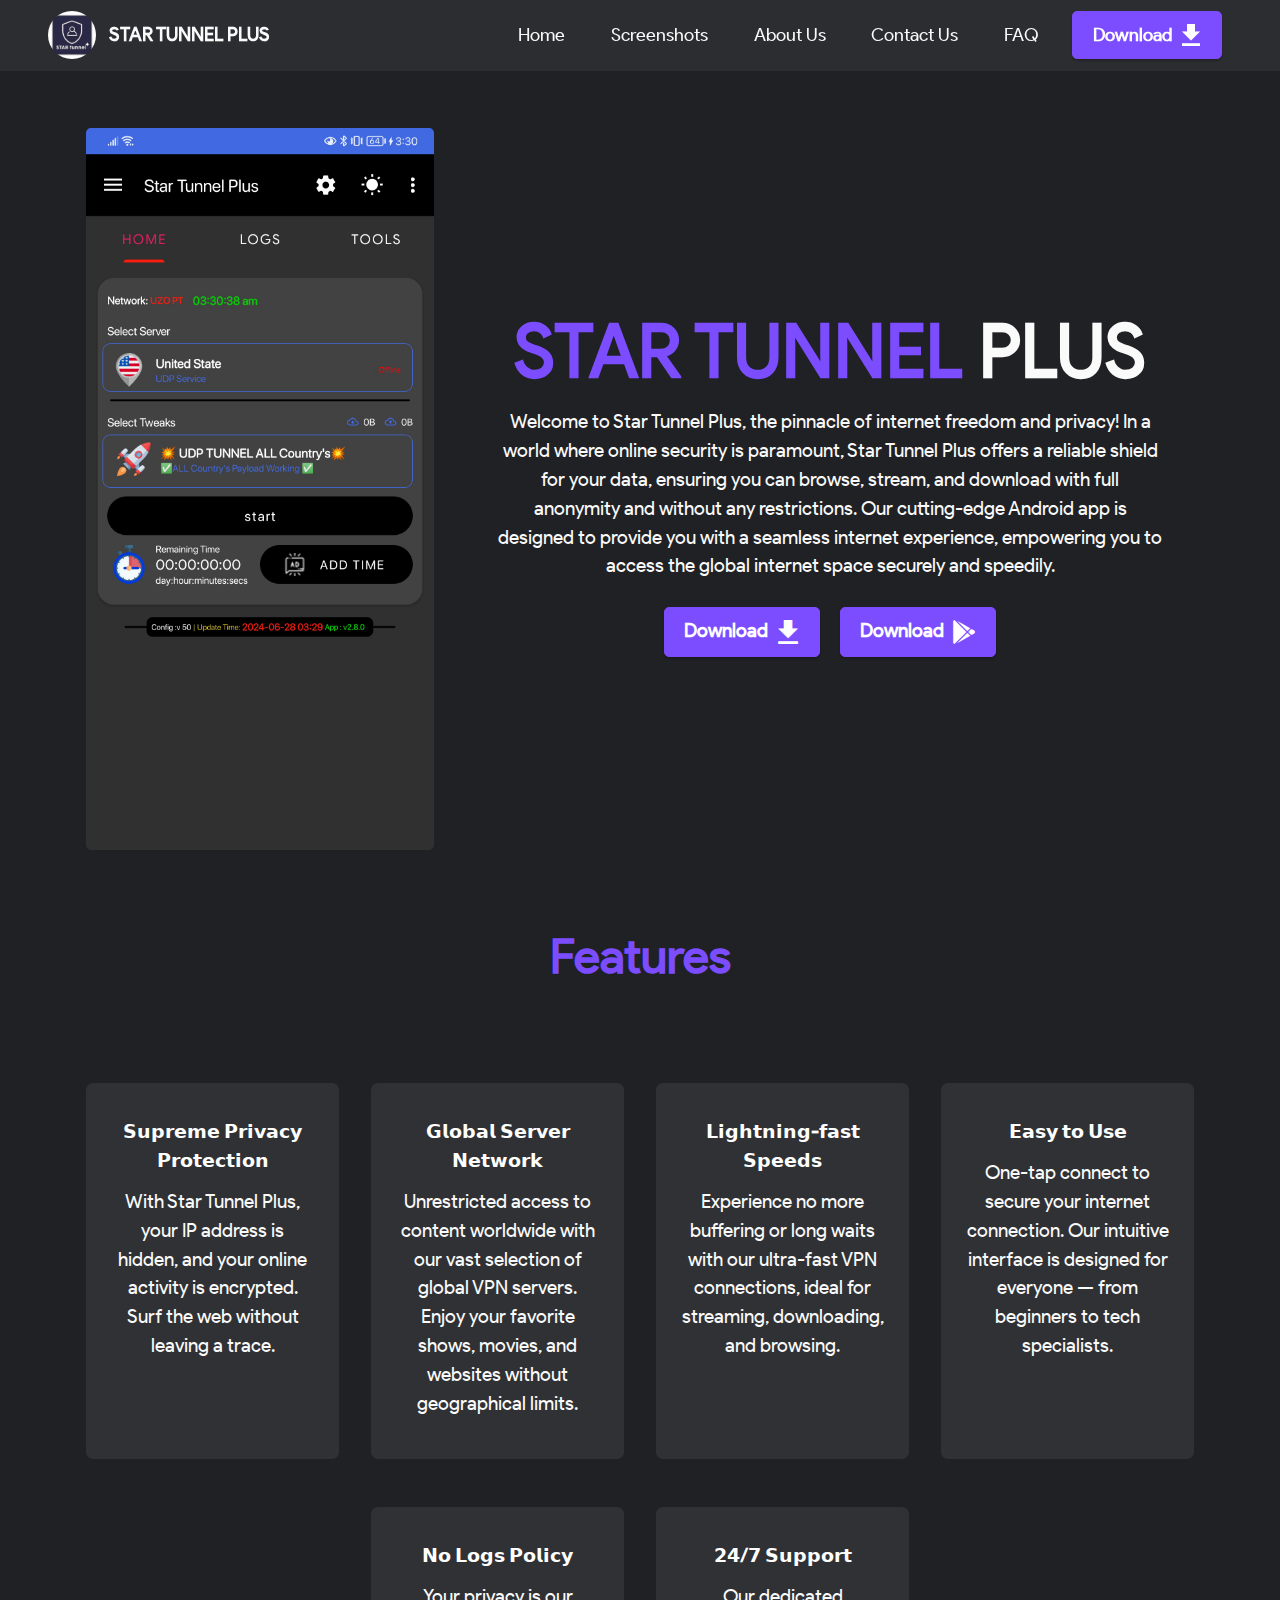
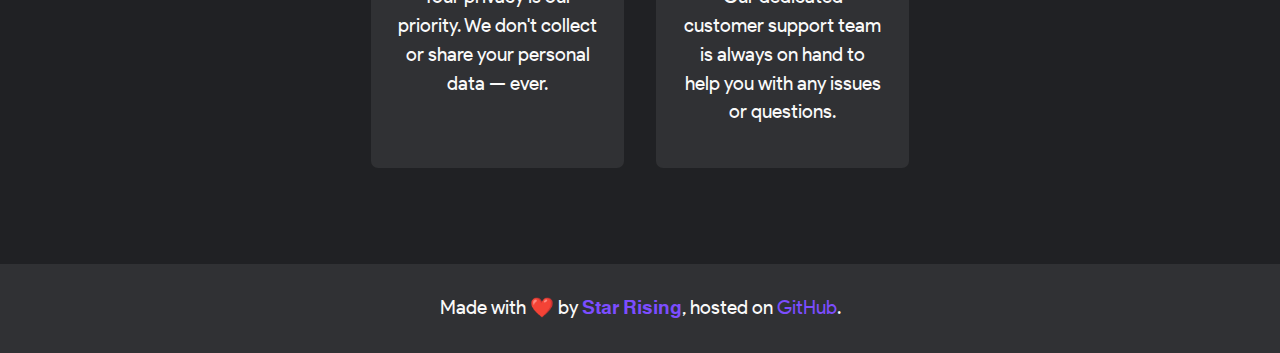
<file: index.html>
<!DOCTYPE html>
<HTML lang="en">
<html>

<head>
  <meta charset="UTF-8">
  <meta http-equiv="X-UA-Compatible" content="IE=edge">
  <meta name="theme-color" content="#2C2E31cc">
  <meta name="msapplication-navbutton-color" content="#2C2E31cc">
  <meta name="apple-mobile-web-app-status-bar-style" content="#2C2E31cc">
  <meta name="viewport" content="width=device-width, initial-scale=1, minimum-scale=1">
  <link rel="icon" type="image/png" sizes="32x32" href="assets/images/stpicon.png">
  <link rel="icon" type="image/png" sizes="16x16" href="assets/images/stpicons.png">
  <meta name="description" content="STAR TUNNEL PLUS - TOP VPN in the WORLD 💚">
  <meta name="color-scheme" content="dark">
  <meta property="og:image" content="./assets/images/ps_banner.webp">
  <title>Home - STAR TUNNEL PLUS</title>
  <link rel="stylesheet" href="styles/bootstrap.min.css">
  <link rel="stylesheet" href="assets/icons/styles.css">
  <link rel="stylesheet" href="styles/style.css">

</head>

<body>

  <section class="menu navmenu">

    <nav class="navbar navbar-dropdown navbar-fixed-top navbar-expand-lg">
      <div class="container-fluid">
        <div class="navbar-brand">
          <span class="navbar-logo">
            <a href="index.html">
              <img src="assets/images/app_logo.png" alt="Logo" style="height: 3rem;background-color: white;">
            </a>
          </span>
          <span class="navbar-text"><a class="navbar-text text-white display-7" href="index.html">STAR TUNNEL PLUS️</a></span>
        </div>
        <button class="navbar-toggler" type="button" data-toggle="collapse" data-target="#navbarSupportedContent"
          aria-controls="navbarNavAltMarkup" aria-expanded="false" aria-label="Toggle navigation">
          <div class="hamburger">
            <span></span>
            <span></span>
            <span></span>
            <span></span>
          </div>
        </button>
        <div class="collapse navbar-collapse" id="navbarSupportedContent">
          <ul class="navbar-nav nav-dropdown" data-app-modern-menu="true">
            <li class="nav-item"><a class="nav-link link text-white text-primary display-4" href="index.html">Home</a>
            </li>
            <li class="nav-item"><a class="nav-link link text-white text-primary display-4"
                href="screenshots.html">Screenshots</a></li>
            <li class="nav-item"><a class="nav-link link text-white text-primary display-4" href="about.html">About
                Us</a></li>
            <li class="nav-item"><a class="nav-link link text-white text-primary display-4" href="contact.html"
                aria-expanded="true">Contact Us</a>
            </li>
            <li class="nav-item"><a class="nav-link link text-white text-primary display-4" href="faq.html"
                aria-expanded="true">FAQ</a></li>
          </ul>

          <div class="navbar-buttons section-btn"><a class="btn btn-primary display-4"
              href="https://play.google.com/store/apps/details?id=com.kjaydev.firevpn1"><span
                class="icon-download icon-font"></span>Download</a></div>
        </div>
      </div>
    </nav>
  </section>
  <div class="animate">
    <section class="homepage-main">

      <div class="container">
        <div class="row justify-content-center">
          <div class="col-12 col-md-4 image-wrapper">
            <img class="w-100" src="assets/images/features1.png" alt="banner">
          </div>
          <div class="col-12 col-md">
            <div class="text-wrapper text-center">
              <h1 class="text-white mb-3 display-1">
                <strong><span style="color:#7c4dff;font-weight:bold">STAR TUNNEL</span> PLUS</strong><strong><br></strong>
              </h1>
              <p class="display-7 text-white">
                Welcome to Star Tunnel Plus, the pinnacle of internet freedom and privacy!
                In a world where online security is paramount, Star Tunnel Plus offers a reliable shield for
                your data, ensuring you can browse, stream, and download with full anonymity and without any
                restrictions. Our cutting-edge Android app is designed to provide you with a seamless internet
                experience,
                empowering you to access the global internet space securely and speedily.
              </p>
              <div class="section-btn mt-3">
                <a class="btn btn-primary display-7" href="./STAR TUNNEL PLUS 0.0.3(3).apk">
                  <span class="icon-font icon-download"></span>Download</a>
                <a class="btn btn-primary display-7"
                  href="https://play.google.com/store/apps/details?id=com.kjaydev.firevpn1">
                  <span class="icon-font icon-google-play"></span>Download</a>
              </div>
            </div>
          </div>
        </div>
      </div>
    </section>

    <section class="homepage-features">

      <div class="container">
        <div class="row">
          <div class="col-12 col-lg-9">
            <h3 class="section-title align-center mb-0 display-2">
              <strong>Features</strong><br><strong><br></strong>
            </h3>

          </div>
        </div>
        <div class="row">
          <div class="card col-12 col-md-6 col-lg-3">
            <div class="card-wrapper">
              <div class="card-box align-center">
                <h5 class="card-title display-7"><strong>𝗦𝘂𝗽𝗿𝗲𝗺𝗲 𝗣𝗿𝗶𝘃𝗮𝗰𝘆 𝗣𝗿𝗼𝘁𝗲𝗰𝘁𝗶𝗼𝗻</strong>
                </h5>
                <p class="text-white display-7">
                  With Star Tunnel Plus, your IP address is hidden, and your online
                  activity is encrypted. Surf the web without leaving a trace.
                </p>
              </div>
            </div>
          </div>
          <div class="card col-12 col-md-6 col-lg-3">
            <div class="card-wrapper">
              <div class="card-box align-center">
                <h5 class="card-title display-7"><strong>𝗚𝗹𝗼𝗯𝗮𝗹 𝗦𝗲𝗿𝘃𝗲𝗿 𝗡𝗲𝘁𝘄𝗼𝗿𝗸</strong></h5>
                <p class="text-white display-7">
                  Unrestricted access to content worldwide with our vast selection of global VPN servers.
                  Enjoy your favorite shows, movies, and websites without geographical limits.
                </p>
              </div>
            </div>
          </div>
          <div class="card col-12 col-md-6 col-lg-3">
            <div class="card-wrapper">
              <div class="card-box align-center">
                <h5 class="card-title display-7"><strong>𝗟𝗶𝗴𝗵𝘁𝗻𝗶𝗻𝗴-𝗳𝗮𝘀𝘁 𝗦𝗽𝗲𝗲𝗱𝘀</strong></h5>
                <p class="text-white display-7">
                  Experience no more buffering or long waits with our ultra-fast VPN connections,
                  ideal for streaming, downloading, and browsing.
                </p>
              </div>
            </div>
          </div>
          <div class="card col-12 col-md-6 col-lg-3">
            <div class="card-wrapper">
              <div class="card-box align-center">
                <h5 class="card-title display-7"><strong>𝗘𝗮𝘀𝘆 𝘁𝗼 𝗨𝘀𝗲</strong></h5>
                <p class="text-white display-7">
                  One-tap connect to secure your internet connection.
                  Our intuitive interface is designed for everyone — from beginners to tech specialists.
                </p>
              </div>
            </div>
          </div>
          <div class="card col-12 col-md-6 col-lg-3">
            <div class="card-wrapper">
              <div class="card-box align-center">
                <h5 class="card-title display-7"><strong>𝗡𝗼 𝗟𝗼𝗴𝘀 𝗣𝗼𝗹𝗶𝗰𝘆</strong></h5>
                <p class="text-white display-7">
                  Your privacy is our priority. We don't collect or share your personal data — ever.
                </p>
              </div>
            </div>
          </div>
          <div class="card col-12 col-md-6 col-lg-3">
            <div class="card-wrapper">
              <div class="card-box align-center">
                <h5 class="card-title display-7"><strong>𝟮𝟰/𝟳 𝗦𝘂𝗽𝗽𝗼𝗿𝘁</strong></h5>
                <p class="text-white display-7">
                  Our dedicated customer support team is always on hand to help you with any issues or questions.
                </p>
              </div>
            </div>
          </div>
          <!--div class="card col-12 col-md-6 col-lg-3">
              <div class="card-wrapper">
                <div class="card-box align-center">
                  <div class="iconfont-wrapper">
                    <span class="icon-font icon-plus-circle"></span>
                  </div>
                  <h5 class="card-title display-7"><strong>And Much More!</strong></h5>
                  <p class="text-white display-7">This isn't all, there are a lot of more features which
                    can be found
                    <a
                      href="https://github.com/retroMusicPlayer/RetroMusicPlayer/#-included-features">here</a>.
                  </p>
                </div>
              </div>
            </div-->
        </div>
      </div>
    </section>
  </div>


  <script src="scripts/jquery.min.js"></script>
  <script src="scripts/bootstrap.min.js"></script>
  <script src="scripts/nav-dropdown.js"></script>
  <script src="scripts/navbar-dropdown.js"></script>

  <section class="footer">
    <div class="container">
      <div class="media-container-row align-center text-white">
        <div class="col-12">
          <p class="mb-0 display-7">Made with ❤️ by <a href="https://www.t.me/Star_jani"
              class="text-primary" target="_blank">𝐒𝐭𝐚𝐫 𝐑𝐢𝐬𝐢𝐧𝐠</a>, hosted on <a href="https://github.com/">GitHub</a>.</p>
        </div>
      </div>
    </div>
  </section>
</body>

</html>
</file>
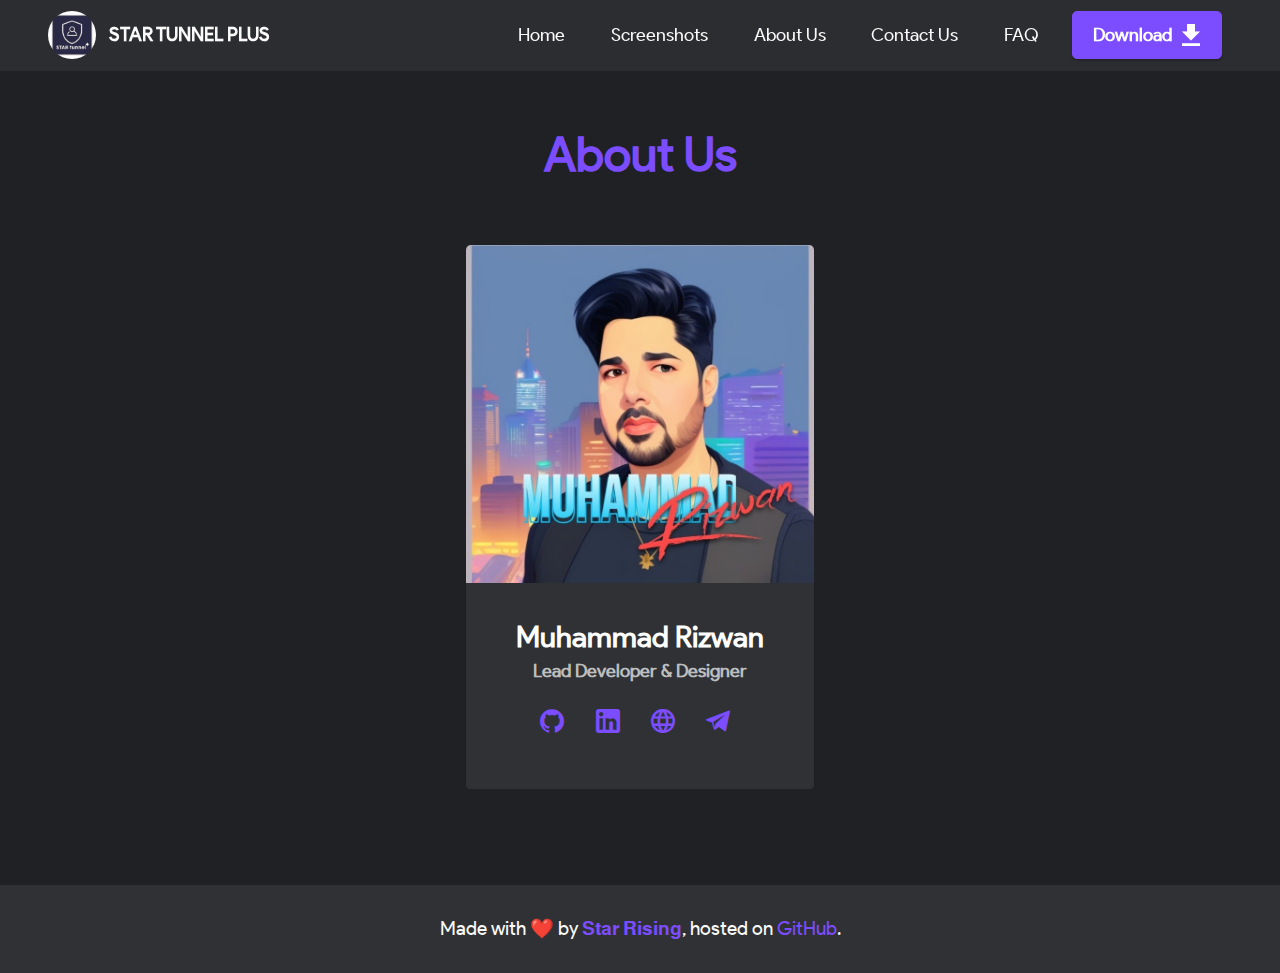
<file: about.html>
<!DOCTYPE html>
<html>

<head>
    <meta charset="UTF-8">
    <meta http-equiv="X-UA-Compatible" content="IE=edge">
    <meta name="theme-color" content="#2C2E31cc">
    <meta name="msapplication-navbutton-color" content="#2C2E31cc">
    <meta name="apple-mobile-web-app-status-bar-style" content="#2C2E31cc">
    <meta name="viewport" content="width=device-width, initial-scale=1, minimum-scale=1">
    <link rel="icon" type="image/png" sizes="32x32" href="assets/images/stpicon-32x32.png">
    <link rel="icon" type="image/png" sizes="16x16" href="assets/images/stpicons.png">
    <meta name="description" content="">
    <meta name="color-scheme" content="dark">
    <meta property="og:image" content="./assets/images/ps_banner.webp">

    <title>About Us - Star Tunnel Plus</title>
    <link rel="stylesheet" href="styles/bootstrap.min.css">
    <link rel="stylesheet" href="assets/icons/styles.css">
    <link rel="stylesheet" href="styles/style.css">

</head>

<body>
    <section class="menu navmenu">

        <nav class="navbar navbar-dropdown navbar-fixed-top navbar-expand-lg">
            <div class="container-fluid">
                <div class="navbar-brand">
                    <span class="navbar-logo">
                        <a href="index.html">
                            <img src="assets/images/app_logo.png" alt="Logo"
                                style="height: 3rem;background-color: white;">
                        </a>
                    </span>
                    <span class="navbar-text"><a class="navbar-text text-white display-7" href="./index.html">STAR TUNNEL PLUS</a></span>
                </div>
                <button class="navbar-toggler" type="button" data-toggle="collapse"
                    data-target="#navbarSupportedContent" aria-controls="navbarNavAltMarkup" aria-expanded="false"
                    aria-label="Toggle navigation">
                    <div class="hamburger">
                        <span></span>
                        <span></span>
                        <span></span>
                        <span></span>
                    </div>
                </button>
                <div class="collapse navbar-collapse" id="navbarSupportedContent">
                    <ul class="navbar-nav nav-dropdown" data-app-modern-menu="true">
                        <li class="nav-item"><a class="nav-link link text-white text-primary display-4"
                                href="index.html">Home</a></li>
                        <li class="nav-item"><a class="nav-link link text-white text-primary display-4"
                                href="screenshots.html">Screenshots</a></li>
                        <li class="nav-item"><a class="nav-link link text-white text-primary display-4"
                                href="about.html">About Us</a></li>
                        <li class="nav-item"><a class="nav-link link text-white text-primary display-4"
                                href="contact.html" aria-expanded="true">Contact Us</a>
                        </li>
                        <li class="nav-item"><a class="nav-link link text-white text-primary display-4" href="faq.html"
                                aria-expanded="true">FAQ</a></li>
                    </ul>
                    <div class="navbar-buttons section-btn"><a class="btn btn-primary display-4"
                            href="https://play.google.com/store/apps/details?id=com.kjaydev.firevpn1"><span
                                class="icon-font icon-download"></span>Download</a></div>
                </div>
            </div>
        </nav>
    </section>
    <div class="animate">
        <section class="about-team">

            <div class="container">
                <div class="row justify-content-center">
                    <div class="col-12">
                        <h3 class="section-title align-center mb-4 display-2">
                            <strong>About Us</strong>
                        </h3>
                    </div>
                    <div class="col-sm-6 col-lg-4" style="display: flex;">
                        <div class="card-wrap">
                            <div class="image-wrap">
                                <img src="assets/images/avatar1.jpg">
                            </div>
                            <div class="content-wrap">
                                <h5 class="section-title card-title align-center m-0 display-5">
                                    <strong>Muhammad Rizwan</strong>
                                </h5>
                                <h6 class="text-white align-center mb-3 display-4 card-secondary">
                                    <strong>Lead Developer &amp; Designer</strong>
                                </h6>
                                <div class="social-row display-7">
                                    <div class="socials">
                                        <a href="https://www.github.com" target="_blank">
                                            <span class="icon-font icon-github"></span>
                                        </a>
                                    </div>
                                    <div class="socials">
                                        <a href="https://www.tiktok.com/explore"
                                            target="_blank">
                                            <span class="icon-font icon-tiktok"></span>
                                        </a>
                                    </div>
                                    <div class="socials">
                                        <a href="https://m.me/kevinjaycenadero172" target="_blank">
                                            <span class="icon-font icon-web"></span>
                                        </a>
                                    </div>
                                    <div class="socials">
                                        <a href="https://t.me/Jay_at_Your_Service" target="_blank">
                                            <span class="icon-font icon-telegram"></span>
                                        </a>
                                    </div>
                                </div>
                            </div>
                        </div>
                    </div>

                    <!--div class="col-sm-6 col-lg-4" style="display: flex;">
                    <div class="card-wrap">
                        <div class="image-wrap">
                            <img src="assets/images/daksh.png">
                        </div>
                        <div class="content-wrap">
                            <h5 class="section-title card-title align-center m-0 display-5">
                                <strong>Daksh P. Jain</strong></h5>
                            <h6 class="text-white align-center mb-3 display-4 card-secondary">
                                <strong>Website &amp; GitHub Maintainer</strong></h6>
                            <div class="social-row display-7">
                                <div class="socials">
                                    <a href="https://github.com/Daksh777" target="_blank">
                                        <span class="icon-font icon-github"></span>
                                    </a>
                                </div>
                                <div class="socials">
                                    <a href="https://www.tiktok.com/@munawar.fan4" target="_blank">
                                        <span class="icon-font icon-tiktok"></span>
                                    </a>
                                </div>
                                <div class="socials">
                                    <a href="https://daksh.eu.org" target="_blank">
                                        <span class="icon-font icon-web"></span>
                                    </a>
                                </div>
                                <div class="socials">
                                    <a href="https://telegram.me/Daksh777" target="_blank">
                                        <span class="icon-font icon-telegram"></span>
                                    </a>
                                </div>
                            </div>
                        </div>
                    </div>
                </div>
                
                <div class="col-sm-6 col-lg-4" style="display: flex">
                    <div class="card-wrap">
                        <div class="image-wrap">
                            <img src="assets/images/pratham.png">
                        </div>
                        <div class="content-wrap">
                            <h5 class="section-title card-title align-center m-0 display-5">
                                <strong>Prathamesh More</strong></h5>
                            <h6 class="text-white align-center mb-3 display-4 card-secondary">
                                <strong>App Maintainer</strong></h6>
                            <div class="social-row display-7">
                                <div class="socials">
                                    <a href="http://github.com/prathameshmm02" target="_blank">
                                        <span class="icon-font icon-github"></span>
                                    </a>
                                </div>
                                <div class="socials">
                                    <a href="https://telegram.me/quickerSilver" target="_blank">
                                        <span class="icon-font icon-telegram"></span>
                                    </a>
                                </div>
                                <div class="socials">
                                    <a href="https://prathameshmm02.github.io" target="_blank">
                                        <span class="icon-font icon-web"></span>
                                    </a>
                                </div>
                            </div>
                        </div>
                    </div>
                </div>

                <div class="col-sm-6 col-lg-4" style="display: flex;">
                    <div class="card-wrap">
                        <div class="image-wrap">
                            <img src="assets/images/milind.jpg">
                        </div>
                        <div class="content-wrap">
                            <h5 class="section-title card-title align-center m-0 display-5">
                                <strong>Milind Goel</strong></h5>
                            <h6 class="text-white align-center mb-3 display-4 card-secondary">
                                <strong>Support &amp; Moderation</strong></h6>
                            <div class="social-row display-7">
                                <div class="socials">
                                    <a href="https://github.com/milindgoel15" target="_blank">
                                        <span class="icon-font icon-github"></span>
                                    </a>
                                </div>
                                <div class="socials">
                                    <a href="https://telegram.me/milindgoel15" target="_blank">
                                        <span class="icon-font icon-telegram"></span>
                                    </a>
                                </div>
                                <div class="socials">
                                    <a href="https://www.tiktok.com/explore" target="_blank">
                                        <span class="icon-font icon-tiktok"></span>
                                    </a>
                                </div>
                                <div class="socials">
                                    <a href="https://milindgoel15.github.io" target="_blank">
                                        <span class="icon-font icon-web"></span>
                                    </a>
                                </div>
                            </div>
                        </div>
                    </div>
                </div>
                <div class="col-sm-6 col-lg-4" style="display: flex">
                    <div class="card-wrap">
                        <div class="image-wrap">
                            <img src="assets/images/haythem.jpg">
                        </div>
                        <div class="content-wrap">
                            <h5 class="section-title card-title align-center m-0 display-5">
                                <strong>Haythem Gataa</strong></h5>
                            <h6 class="text-white align-center mb-3 display-4 card-secondary card-secondary">
                                <strong>Logos & Banners</strong></h6>
                            <div class="social-row display-7">
                                <div class="socials">
                                    <a href="https://dribbble.com/haythemgataa" target="_blank">
                                        <span class="icon-font icon-dribble-big-logo"></span>
                                    </a>
                                </div>
                                <div class="socials">
                                    <a href="https://t.me/haythemgataa" target="_blank">
                                        <span class="icon-font icon-telegram"></span>
                                    </a>
                                </div>
                                <div class="socials">
                                    <a href="https://www.tiktok.com/explore" target="_blank">
                                        <span class="icon-font icon-tiktok"></span>
                                    </a>
                                </div>
                            </div>
                        </div>
                    </div>
                </div-->
                </div>
            </div>
        </section>
    </div>
    <script src="scripts/jquery.min.js"></script>
    <script src="scripts/bootstrap.min.js"></script>
    <script src="scripts/nav-dropdown.js"></script>
    <script src="scripts/navbar-dropdown.js"></script>

    <section class="footer">

        <div class="container">
            <div class="media-container-row align-center text-white">
                <div class="col-12">
                    <p class="mb-0 display-7">Made with ❤️ by <a href="https://www.t.me/Star_jani"
                            class="text-primary" target="_blank">𝐒𝐭𝐚𝐫 𝐑𝐢𝐬𝐢𝐧𝐠</a>, hosted on <a
                            href="https://github.com/">GitHub</a>.</p>
                </div>
            </div>
        </div>
    </section>
</body>

</html>
</file>
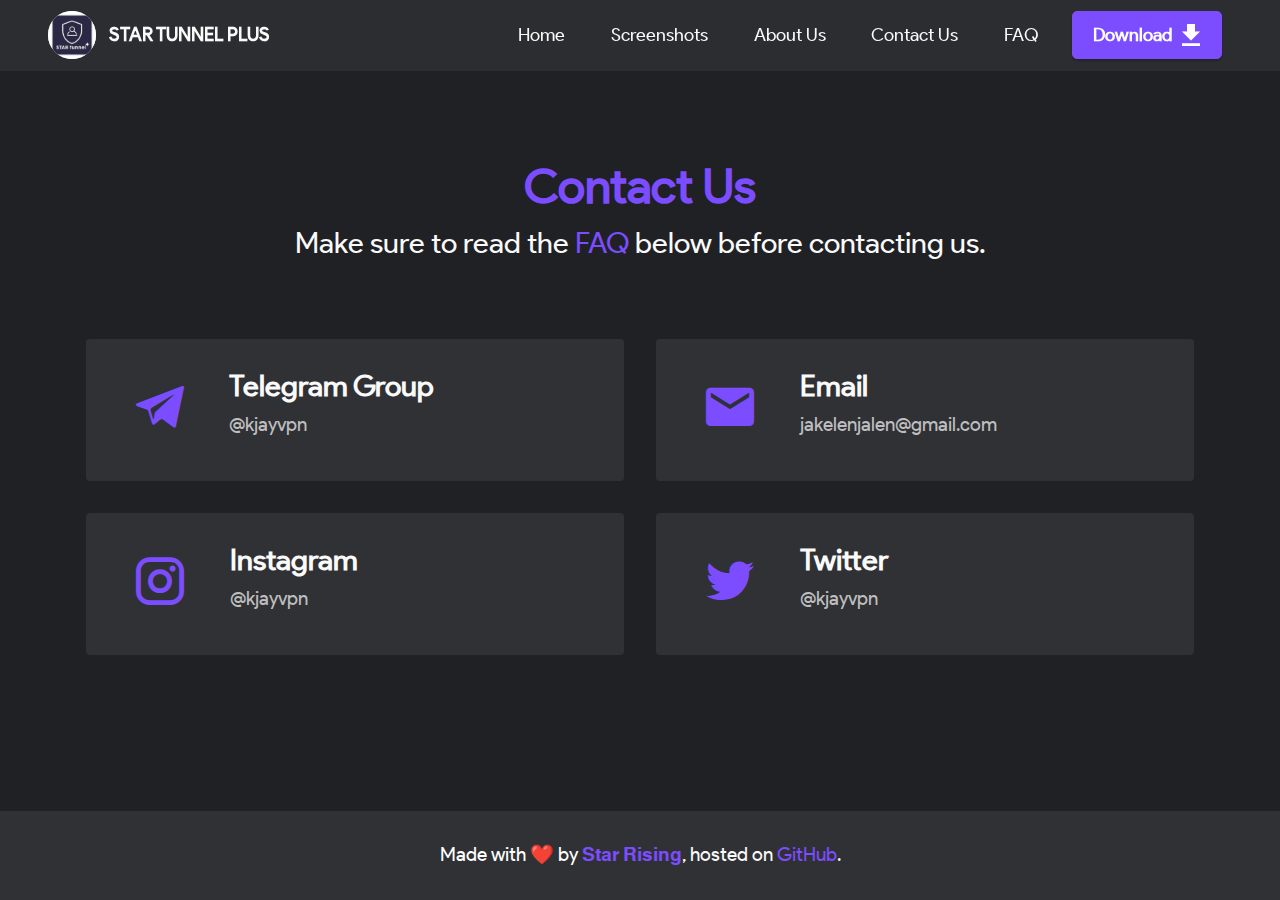
<file: contact.html>
<!DOCTYPE html>
<html>

<head>
    <meta charset="UTF-8">
    <meta http-equiv="X-UA-Compatible" content="IE=edge">
    <meta name="theme-color" content="#2C2E31cc">
    <meta name="msapplication-navbutton-color" content="#2C2E31cc">
    <meta name="apple-mobile-web-app-status-bar-style" content="#2C2E31cc">
    <meta name="viewport" content="width=device-width, initial-scale=1, minimum-scale=1">
    <link rel="icon" type="image/png" sizes="32x32" href="assets/images/stpicon.png">
    <link rel="icon" type="image/png" sizes="16x16" href="assets/images/stpicons.png">
    <meta name="description" content="">
    <meta name="color-scheme" content="dark">
    <meta property="og:image" content="./assets/images/ps_banner.webp">

    <title>Contact Us - Star Tunnel Plus</title>
    <link rel="stylesheet" href="styles/bootstrap.min.css">
    <link rel="stylesheet" href="assets/icons/styles.css">
    <link rel="stylesheet" href="styles/style.css">

</head>

<body>

    <section class="menu navmenu">

        <nav class="navbar navbar-dropdown navbar-fixed-top navbar-expand-lg">
            <div class="container-fluid">
                <div class="navbar-brand">
                    <span class="navbar-logo">
                        <a href="index.html">
                            <img src="assets/images/app_logo.png" alt="Logo"
                                style="height: 3rem;background-color: white;">
                        </a>
                    </span>
                    <span class="navbar-text"><a class="navbar-text text-white display-7" href="./index.html">STAR TUNNEL PLUS</a></span>
                </div>
                <button class="navbar-toggler" type="button" data-toggle="collapse"
                    data-target="#navbarSupportedContent" aria-controls="navbarNavAltMarkup" aria-expanded="false"
                    aria-label="Toggle navigation">
                    <div class="hamburger">
                        <span></span>
                        <span></span>
                        <span></span>
                        <span></span>
                    </div>
                </button>
                <div class="collapse navbar-collapse" id="navbarSupportedContent">
                    <ul class="navbar-nav nav-dropdown" data-app-modern-menu="true">
                        <li class="nav-item"><a class="nav-link link text-white text-primary display-4"
                                href="index.html">Home</a></li>
                        <li class="nav-item"><a class="nav-link link text-white text-primary display-4"
                                href="screenshots.html">Screenshots</a></li>
                        <li class="nav-item"><a class="nav-link link text-white text-primary display-4"
                                href="about.html">About Us</a></li>
                        <li class="nav-item"><a class="nav-link link text-white text-primary display-4"
                                href="contact.html" aria-expanded="true">Contact Us</a>
                        </li>
                        <li class="nav-item"><a class="nav-link link text-white text-primary display-4" href="faq.html"
                                aria-expanded="true">FAQ</a></li>
                    </ul>

                    <div class="navbar-buttons section-btn"><a class="btn btn-primary display-4"
                            href="https://play.google.com/store/apps/details?id=com.kjaydev.firevpn1"><span
                                class="icon-download icon-font"></span>Download</a></div>
                </div>
            </div>
        </nav>
    </section>
    <div class="animate">
        <section class="contact-page">

            <div class="container">
                <div class="section-head">
                    <h3 class="section-title align-center mb-0 display-2">
                        <strong>Contact Us</strong><strong><br></strong>
                    </h3>
                    <h4 class="text-white align-center mb-0 mt-2 display-5">
                        Make sure to read the <a href="faq.html" class="text-primary">FAQ</a> below before contacting
                        us.<br><br></h4>
                </div>
                <div class="row justify-content-center mt-4">
                    <div class="card col-12 col-md-6">
                        <div class="card-wrapper">
                            <div class="image-wrapper">
                                <a href="https://t.me/+pNhfNNpssetlZjJl" target="_blank">
                                    <span class="link-spanner"></span></a>
                                <span class="icon-font icon-telegram"></span>
                            </div>
                            <div class="text-wrapper">
                                <h6 class="text-white mb-1 display-5">
                                    <strong>Telegram Group</strong>
                                </h6>
                                <p class="display-7">@kjayvpn</p>
                            </div>
                        </div>
                    </div>
                    <div class="card col-12 col-md-6">
                        <div class="card-wrapper">
                            <div class="image-wrapper">
                                <a href="mailto:jakelenjalen@gmail.com" target="_blank">
                                    <span class="link-spanner"></span></a>
                                <span class="icon-font icon-email"></span>
                            </div>
                            <div class="text-wrapper">
                                <h6 class="text-white mb-1 display-5">
                                    <strong>Email</strong>
                                </h6>
                                <p class="display-7">jakelenjalen@gmail.com</p>
                            </div>
                        </div>
                    </div>
                    <div class="card col-12 col-md-6">
                        <div class="card-wrapper">
                            <div class="image-wrapper">
                                <a href="https://instagram.com/jakelenalce" target="_blank">
                                    <span class="link-spanner"></span></a>
                                <span class="icon-font icon-instagram"></span>
                            </div>
                            <div class="text-wrapper">
                                <h6 class="text-white mb-1 display-5">
                                    <strong>Instagram</strong>
                                </h6>
                                <p class="display-7">@kjayvpn</p>
                            </div>
                        </div>
                    </div>
                    <div class="card col-12 col-md-6">
                        <div class="card-wrapper">
                            <div class="image-wrapper">
                                <a href="https://twitter.com/Kevinjayga?t=pFHR2B2G78IfW3ekYOrBqA&s=09" target="_blank">
                                    <span class="link-spanner"></span></a>
                                <span class="icon-font icon-twitter"></span>
                            </div>
                            <div class="text-wrapper">
                                <h6 class="text-white mb-1 display-5">
                                    <strong>Twitter</strong>
                                </h6>
                                <p class="display-7">@kjayvpn</p>
                            </div>
                        </div>
                    </div>
                </div>
            </div>
        </section>
    </div>
    <script src="scripts/jquery.min.js"></script>
    <script src="scripts/bootstrap.min.js"></script>
    <script src="scripts/nav-dropdown.js"></script>
    <script src="scripts/navbar-dropdown.js"></script>

    <section class="footer">
        <div class="container">
            <div class="media-container-row align-center text-white">
                <div class="col-12">
                    <p class="mb-0 display-7">
                        <span style="color: white"> Made with ❤️ by </span><a href="https://www.t.me/Star_jani
                            class=" text-primary" target="_blank">𝐒𝐭𝐚𝐫 𝐑𝐢𝐬𝐢𝐧𝐠</a>, hosted on <a
                            href="https://github.com/">GitHub</a>.
                    </p>
                </div>
            </div>
        </div>
    </section>
</body>

</html>
</file>
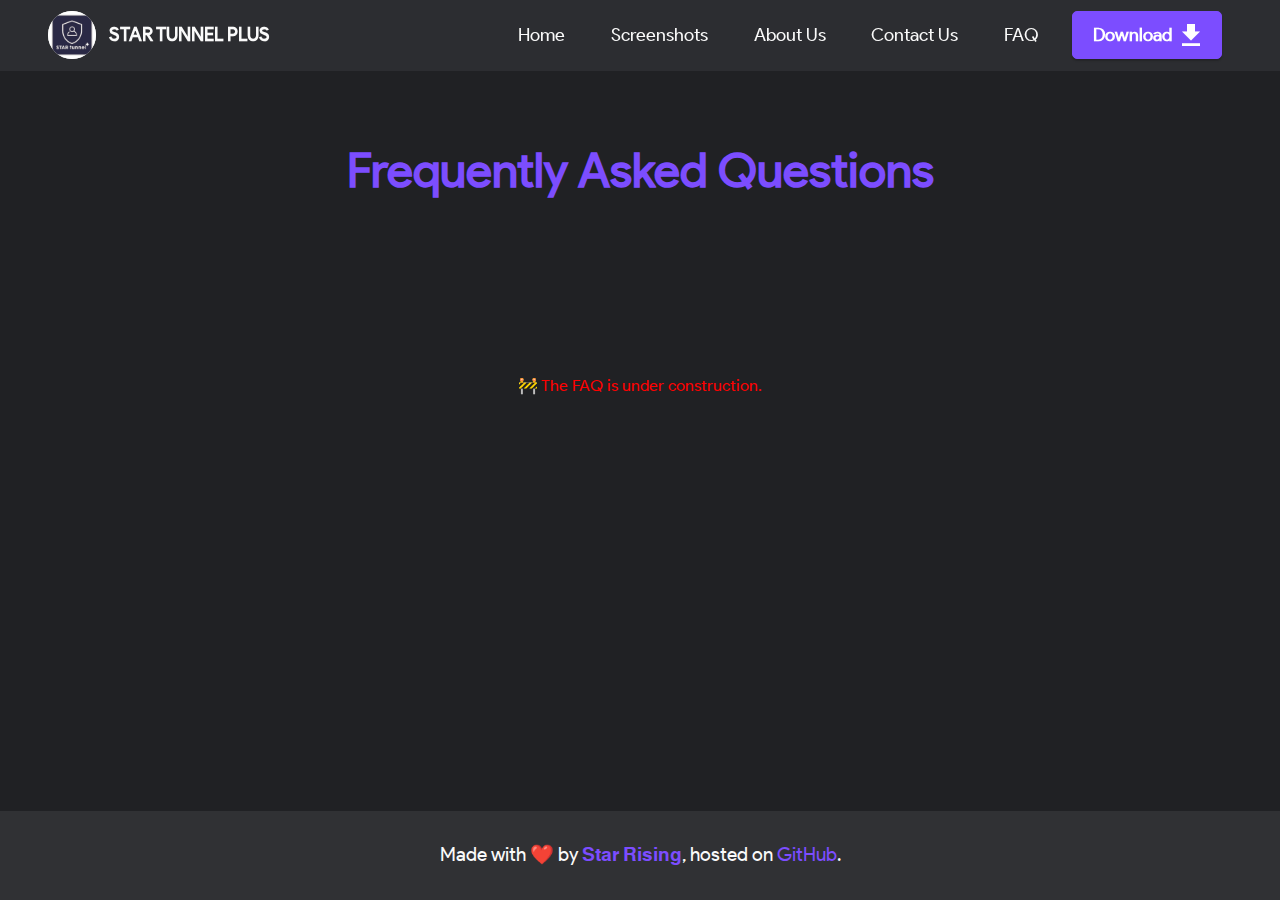
<file: faq.html>
<!DOCTYPE html>
<html>

<head>
  <meta charset="UTF-8">
  <meta http-equiv="X-UA-Compatible" content="IE=edge">
  <meta name="theme-color" content="#2C2E31cc">
  <meta name="msapplication-navbutton-color" content="#2C2E31cc">
  <meta name="apple-mobile-web-app-status-bar-style" content="#2C2E31cc">
  <meta name="viewport" content="width=device-width, initial-scale=1, minimum-scale=1">
  <link rel="icon" type="image/png" sizes="32x32" href="assets/images/stpicon.png">
  <link rel="icon" type="image/png" sizes="16x16" href="assets/images/stpicons.png">
  <meta name="description" content="">
  <meta name="color-scheme" content="dark">
  <meta property="og:image" content="./assets/images/ps_banner.webp">

  <title>Frequently Asked Questions - Star Tunnel Plus</title>
  <link rel="stylesheet" href="styles/bootstrap.min.css">
  <link rel="stylesheet" href="assets/icons/styles.css">
  <link rel="stylesheet" href="styles/style.css">

</head>

<body>
  <section class="menu navmenu">

    <nav class="navbar navbar-dropdown navbar-fixed-top navbar-expand-lg">
      <div class="container-fluid">
        <div class="navbar-brand">
          <span class="navbar-logo">
            <a href="index.html">
              <img src="assets/images/app_logo.png" alt="Logo" style="height: 3rem;background-color: white;">
            </a>
          </span>
          <span class="navbar-text"><a class="navbar-text text-white display-7" href="./index.html">STAR TUNNEL PLUS</a></span>
        </div>
        <button class="navbar-toggler" type="button" data-toggle="collapse" data-target="#navbarSupportedContent"
          aria-controls="navbarNavAltMarkup" aria-expanded="false" aria-label="Toggle navigation">
          <div class="hamburger">
            <span></span>
            <span></span>
            <span></span>
            <span></span>
          </div>
        </button>
        <div class="collapse navbar-collapse" id="navbarSupportedContent">
          <ul class="navbar-nav nav-dropdown" data-app-modern-menu="true">
            <li class="nav-item"><a class="nav-link link text-white text-primary display-4" href="index.html">Home</a>
            </li>
            <li class="nav-item"><a class="nav-link link text-white text-primary display-4"
                href="screenshots.html">Screenshots</a></li>
            <li class="nav-item"><a class="nav-link link text-white text-primary display-4" href="about.html">About
                Us</a></li>
            <li class="nav-item"><a class="nav-link link text-white text-primary display-4" href="contact.html"
                aria-expanded="true">Contact Us</a>
            </li>
            <li class="nav-item"><a class="nav-link link text-white text-primary display-4" href="faq.html"
                aria-expanded="true">FAQ</a></li>
          </ul>

          <div class="navbar-buttons section-btn"><a class="btn btn-primary display-4"
              href="https://play.google.com/store/apps/details?id=com.kjaydev.firevpn1"><span
                class="icon-download icon-font"></span>Download</a></div>
        </div>
      </div>
    </nav>
  </section>
  <div class="animate">
    <section class="faq-page">
      <div class="container">
        <div class="row justify-content-center">
          <div class="col-12 col-md-10">
            <div class="section-head align-center mb-4">
              <h3 class="section-title mb-0 display-2"><strong>Frequently Asked
                  Questions</strong><br><strong><br></strong>
              </h3>
            </div>

            <!--div id="bootstrap-toggle" class="accordionStyles tab-content">
                <div class="card mb-3">
                  <div class="card-header">
                    <a role="button" class="collapsed panel-title" data-toggle="collapse"
                      href="#collapse1" aria-expanded="false" aria-controls="collapse1">
                      <h6 class="panel-title-edit mb-0 display-7"><strong>Q: How do I get the beta
                          version of Retro Music?</strong>
                      </h6>
                      <span class="sign icon-font icon-chevron-down"></span>
                    </a>
                  </div>
                  <div id="collapse1" class="panel-collapse collapse">
                    <div class="panel-body">
                      <p class="panel-text display-7">You can opt-in for the beta build by clicking on
                        this link:
                        <a href="https://play.google.com/apps/testing/code.name.monkey.retromusic">Register
                          for beta</a>
                      </p>
                    </div>
                  </div>
                </div>
                <div class="card mb-3">
                  <div class="card-header">
                    <a role="button" class="collapsed panel-title" data-toggle="collapse"
                      href="#collapse2" aria-expanded="false" aria-controls="collapse2">
                      <h6 class="panel-title-edit mb-0 display-7"><strong>Q: How to restore my
                          purchases?</strong>
                      </h6>
                      <span class="sign icon-font icon-chevron-down"></span>
                    </a>
                  </div>
                  <div id="collapse2" class="panel-collapse collapse">
                    <div class="panel-body">
                      <p class="panel-text display-7">Make sure to switch and use account in the Play
                        Store app
                        through which you purchased before installing Retro music. The account used
                        to install
                        the app is also used to
                        purchase/restore the pro license. <br> <br>

                        If you already installed, remove all other accounts except the one with
                        which you purchased premium. Then restore the purchase.</p>
                    </div>
                  </div>
                </div>
                <div class="card mb-3">
                  <div class="card-header">
                    <a role="button" class="collapsed panel-title" data-toggle="collapse"
                      href="#collapse3" aria-expanded="false" aria-controls="collapse3">
                      <h6 class="panel-title-edit mb-0 display-7"><strong>Q: How do I use offline
                          synced lyrics?</strong>
                      </h6>
                      <span class="sign icon-font icon-chevron-down"></span>
                    </a>
                  </div>
                  <div id="collapse3" class="panel-collapse collapse">
                    <div class="panel-body text-white">
                      <p class="panel-text display-7 text-white">
                        <p>
                          <h5>There are two methods for how to get offline synced lyrics.</h5>
                        </p>
                        <p><strong>Method 1:</strong></p>
                        <ul>
                          <li>Find the time stamped lyrics for your songs which don't have lyrics
                            already. A time stamped lyrics looks like this, <code>[00:04:02]
                              Some lyrics text</code> for example.</li>
                          <li>Copy these time stamped lyrics.</li>
                          <li>Open retro music and head to the song synced lyrics editor.</li>
                          <li>Paste the lyrics there normally and exit the editor</li>
                          <li>Open lyrics and you should see your time stamped lyrics there.</li>
                        </ul>
                        <p><strong>Method 2:</strong></p>
                        <ul>
                          <li>Find the <code>.lrc</code> files for your songs which doesn't have
                            lyrics already.</li>
                          <li>A <code>.lrc</code> is like a text file which contains the time
                            stamped lyrics for example, <code>[00:04:02] Some lyrics text</code>
                          </li>
                          <li>Now you have to rename the file you created in this way:
                            <code>&lt;song_name&gt; - &lt;artist_name&gt;.lrc</code> or for
                            better matching copy the <code>&lt;song_name&gt;</code> and the
                            <code>&lt;artist_name&gt;</code> from the tag editor and then rename
                            the file.
                          </li>
                          <li>Now paste the LRC files to the following path :
                            <code>/sdcard/Retromusic/lyrics/</code>
                            Here sdcard is your internal storage.
                          </li>
                        </ul>
                        <blockquote>
                          <p>If you want to skip to particular time stamp, simply scroll to the
                            time stamp from where you want to start from and a &#39;Play&#39;
                            icon will appear left to the particular stamp. Tap on play button to
                            play from there.</p>
                        </blockquote>
                      </p>

                    </div>
                  </div>
                </div>
                <div class="card mb-3">
                  <div class="card-header">
                    <a role="button" class="collapsed panel-title" data-toggle="collapse"
                      href="#collapse4" aria-expanded="false" aria-controls="collapse4">
                      <h6 class="panel-title-edit mb-0 display-7"><strong>Q: Why isn't the artist's
                          image downloading?</strong>
                      </h6>
                      <span class="sign icon-font icon-chevron-down"></span>
                    </a>
                  </div>
                  <div id="collapse4" class="panel-collapse collapse">
                    <div class="panel-body text-white">
                      <p class="panel-text display-7">Last.fm has disabled the download of artist's
                        images for the time being, whether functionality for this will be restored
                        in future is uncertain. <br><br> So we have moved to deezer API for artist
                        images which have very less artists in their database and you might not able
                        to see covers on every artist profiles.</p>

                    </div>
                  </div>
                </div>
                <div class="card mb-3">
                  <div class="card-header">
                    <a role="button" class="collapsed panel-title" data-toggle="collapse"
                      href="#collapse5" aria-expanded="false" aria-controls="collapse5">
                      <h6 class="panel-title-edit mb-0 display-7"><strong>Q: How do I change the
                          theme?</strong>
                      </h6>
                      <span class="sign icon-font icon-chevron-down"></span>
                    </a>
                  </div>
                  <div id="collapse5" class="panel-collapse collapse">
                    <div class="panel-body text-white">
                      <p class="panel-text display-7">Themes can be selected from the Look & Feel
                        section of the settings.</p>

                    </div>
                  </div>
                </div>
                <div class="card mb-3">
                  <div class="card-header">
                    <a role="button" class="collapsed panel-title" data-toggle="collapse"
                      href="#collapse6" aria-expanded="false" aria-controls="collapse6">
                      <h6 class="panel-title-edit mb-0 display-7"><strong>Q: Equailizer is very laggy
                          and unstable or I am getting "No equalizer found" error. why?</strong>
                      </h6>
                      <span class="sign icon-font icon-chevron-down"></span>
                    </a>
                  </div>
                  <div id="collapse6" class="panel-collapse collapse">
                    <div class="panel-body text-white">
                      <p class="panel-text display-7">The Retro music in-built equalizer was removed
                        updates ago so the only equalizer you will have by your OEM or android which
                        aren't made by us and have no control over them. So you can report those
                        issues to your OEM so that they can provide a fix in next updates. <br><br>
                        If you are seeing "No Equalizer Found" in your device, this means your
                        device doesn't have stock equalizer MusicFx Equalizer. You can try using <a
                          href="https://drive.google.com/file/d/1_1bpsn6roeEyElGKikbU39lVKUH8O3xp/view?usp=drivesdk">this
                          one</a>. Its made by AEX ROM developers.</p>

                    </div>
                  </div>
                </div>
                <div class="card mb-3">
                  <div class="card-header">
                    <a role="button" class="collapsed panel-title" data-toggle="collapse"
                      href="#collapse7" aria-expanded="false" aria-controls="collapse7">
                      <h6 class="panel-title-edit mb-0 display-7"><strong>Q: Why aren't last added
                          songs showing?</strong>
                      </h6>
                      <span class="sign icon-font icon-chevron-down"></span>
                    </a>
                  </div>
                  <div id="collapse7" class="panel-collapse collapse">
                    <div class="panel-body text-white">
                      <p class="panel-text display-7">Settings -&gt; Other -&gt; Last added playlist
                        interval -&gt; Select an option from the list.</p>

                    </div>
                  </div>
                </div>
                <div class="card mb-3">
                  <div class="card-header">
                    <a role="button" class="collapsed panel-title" data-toggle="collapse"
                      href="#collapse8" aria-expanded="false" aria-controls="collapse8">
                      <h6 class="panel-title-edit mb-0 display-7"><strong>Q: How do I enable
                          fullscreen lockscreen controls?</strong>
                      </h6>
                      <span class="sign icon-font icon-chevron-down"></span>
                    </a>
                  </div>
                  <div id="collapse8" class="panel-collapse collapse">
                    <div class="panel-body text-white">
                      <p class="panel-text display-7">Settings -&gt; Personalize -&gt; Fullscreen
                        controls -&gt; Enable (this will only be visible when songs are playing from
                        Retro Music).</p>

                    </div>
                  </div>
                </div>
                <div class="card mb-3">
                  <div class="card-header">
                    <a role="button" class="collapsed panel-title" data-toggle="collapse"
                      href="#collapse9" aria-expanded="false" aria-controls="collapse9">
                      <h6 class="panel-title-edit mb-0 display-7"><strong>Q: Why are gallery or random
                          pictures showing up as album art?</strong>
                      </h6>
                      <span class="sign icon-font icon-chevron-down"></span>
                    </a>
                  </div>
                  <div id="collapse9" class="panel-collapse collapse">
                    <div class="panel-body text-white">
                      <p class="panel-text display-7">Settings -&gt; Images -&gt; Ignore media store
                        covers -&gt; Enable </p>

                    </div>
                  </div>
                </div>
                <div class="card mb-3">
                  <div class="card-header">
                    <a role="button" class="collapsed panel-title" data-toggle="collapse"
                      href="#collapse10" aria-expanded="false" aria-controls="collapse10">
                      <h6 class="panel-title-edit mb-0 display-7"><strong>Q: Which file types are
                          supported?</strong>
                      </h6>
                      <span class="sign icon-font icon-chevron-down"></span>
                    </a>
                  </div>
                  <div id="collapse10" class="panel-collapse collapse">
                    <div class="panel-body text-white">
                      <p class="panel-text display-7">Retro Music uses the native media player that
                        comes with your Android phone, so as long as a file type is supported by
                        your phone, it's supported by Retro Music.</p>

                    </div>
                  </div>
                </div>
                <div class="card mb-3">
                  <div class="card-header">
                    <a role="button" class="collapsed panel-title" data-toggle="collapse"
                      href="#collapse11" aria-expanded="false" aria-controls="collapse11">
                      <h6 class="panel-title-edit mb-0 display-7"><strong>Q: Why is my device slowing
                          down when I'm using the app?</strong>
                      </h6>
                      <span class="sign icon-font icon-chevron-down"></span>
                    </a>
                  </div>
                  <div id="collapse11" class="panel-collapse collapse">
                    <div class="panel-body text-white">
                      <p class="panel-text display-7">Retro Music is image intensive, it keeps images
                        in the cache for quick loading.</p>

                    </div>
                  </div>
                </div>
                <div class="card mb-3">
                  <div class="card-header">
                    <a role="button" class="collapsed panel-title" data-toggle="collapse"
                      href="#collapse12" aria-expanded="false" aria-controls="collapse12">
                      <h6 class="panel-title-edit mb-0 display-7"><strong>Q: The title "Retro Music"
                          is showing on the top of the app, how can i fix this?</strong>
                      </h6>
                      <span class="sign icon-font icon-chevron-down"></span>
                    </a>
                  </div>
                  <div id="collapse12" class="panel-collapse collapse">
                    <div class="panel-body text-white">
                      <p class="panel-text display-7">If you are facing this issue, please clear the
                        app's cache and data.</p>

                    </div>
                  </div>
                </div>
                <div class="card mb-3">
                  <div class="card-header">
                    <a role="button" class="collapsed panel-title" data-toggle="collapse"
                      href="#collapse13" aria-expanded="false" aria-controls="collapse13">
                      <h6 class="panel-title-edit mb-0 display-7"><strong>Q: Why my playlist/playlist
                          songs keep disappearing?</strong>
                      </h6>
                      <span class="sign icon-font icon-chevron-down"></span>
                    </a>
                  </div>
                  <div id="collapse13" class="panel-collapse collapse">
                    <div class="panel-body text-white">
                      <p class="panel-text display-7">If your playlist are disappearing from your
                        storage, that means you are not using latest version. Please update to
                        latest version as Retro Music now uses custom database for playlist. Before
                        updating your app to the latest version, please make sure you have backed up
                        all your playlist and saved them as file. <br><br> Previously, Retro Music
                        used android media store system for storing playlist and its database. In
                        order to prevent playlist from getting disappeared, always save your
                        playlist as file. Unfortunately, the disappeared playlist cannot be
                        recovered and there's nothing we can do about it.
                      </p>

                    </div>
                  </div>
                </div>
                <div class="card mb-3">
                  <div class="card-header">
                    <a role="button" class="collapsed panel-title" data-toggle="collapse"
                      href="#collapse14" aria-expanded="false" aria-controls="collapse14">
                      <h6 class="panel-title-edit mb-0 display-7"><strong>Q: My app has started
                          crashing after updating from Play Store. How do I fix it?</strong>
                      </h6>
                      <span class="sign icon-font icon-chevron-down"></span>
                    </a>
                  </div>
                  <div id="collapse14" class="panel-collapse collapse">
                    <div class="panel-body text-white">
                      <p class="panel-text display-7">Sorry, settings have changed internally. Please
                        try <strong>clear data of the app</strong>. If it doesn't work, reinstalling
                        fresh from play store should help.</p>

                    </div>
                  </div>
                </div>
                <div class="card mb-3">
                  <div class="card-header">
                    <a role="button" class="collapsed panel-title" data-toggle="collapse"
                      href="#collapse15" aria-expanded="false" aria-controls="collapse15">
                      <h6 class="panel-title-edit mb-0 display-7"><strong>Q: Why has all the text gone
                          white/dissapeared?</strong>
                      </h6>
                      <span class="sign icon-font icon-chevron-down"></span>
                    </a>
                  </div>
                  <div id="collapse15" class="panel-collapse collapse">
                    <div class="panel-body text-white">
                      <p class="panel-text display-7">Change the theme to Black or Dark and change it
                        back to what you had before.</p>

                    </div>
                  </div>
                </div>
                <div class="card mb-3">
                  <div class="card-header">
                    <a role="button" class="collapsed panel-title" data-toggle="collapse"
                      href="#collapse16" aria-expanded="false" aria-controls="collapse16">
                      <h6 class="panel-title-edit mb-0 display-7"><strong>Q: Why some of my songs are
                          not showing in my library?</strong>
                      </h6>
                      <span class="sign icon-font icon-chevron-down"></span>
                    </a>
                  </div>
                  <div id="collapse16" class="panel-collapse collapse">
                    <div class="panel-body text-white">
                      <p class="panel-text display-7 text-white">
                        <p>
                          <h5>Having some problems with music files not showing in your library? Try these
                            solutions:</h5>
                        </p>
                        <ul>
                          <li>Try checking that the audio files are not less than 30 seconds. If so,
                            go to Settings -&gt; Other and put <strong>"Filter Song
                              Duration"</strong> to zero.</li>
                          <li>If it doesn't work, check if your music folder contains a
                            "<code>.nomedia</code>" file. Delete it if you have it. It's a hidden
                            file so make sure to enable hidden files/folders in your file manager.
                          </li>
                          <li>Try manually scanning the media folder or reboot to refresh the media
                            store. The scan option is available in the folder tab. To access the
                            folder tab, go to settings -&gt; personalize -&gt; library categories
                            and enable folders. If it isn't visible, click reset.</li>
                          <li>If it still doesn't work and your audio files are stored on an SD card.,
                            try moving them to internal memory then back to SD card.</li>
                          <li>If that doesn't work, download the phonograph music app and let that app
                            scan your music.</li>
                          <li>At last resort where none of the above options work, clear "media
                            storage" app's data (not cache). To find this app, head to system
                            settings -&gt; apps -&gt; enable system apps and clear data.</li>
                        </ul>
                      </p>
                    </div>
                  </div>
                </div>
                <div class="card mb-3">
                  <div class="card-header">
                    <a role="button" class="collapsed panel-title" data-toggle="collapse"
                      href="#collapse17" aria-expanded="false" aria-controls="collapse17">
                      <h6 class="panel-title-edit mb-0 display-7"><strong>Q: How do I export and
                          import playlist?</strong>
                      </h6>
                      <span class="sign icon-font icon-chevron-down"></span>
                    </a>
                  </div>
                  <div id="collapse17" class="panel-collapse collapse">
                    <div class="panel-body text-white">
                      <p class="panel-text display-7 text-white">
                        <p><strong>For Exporting playlists: </strong></p>
                        <ul>
                          <li>In your built-in music player, there should be an option to save those
                            playlist as file. Save them and import from file manager by opening it
                            into retro music.</li>
                          <li>To export from Retro Music, simply tap on <strong>save playlist as
                              file</strong>.</li>
                        </ul>

                        <p><strong>For Importing playlists: </strong></p>
                        <ul>
                          <li>Retro Music will automatically detect any playlist file when that
                            playlist file is stored in InternalStorage/Playlist. However, if it
                            doesn't, just open "file manager" and open that playlist file with Retro
                            Music. </li>
                          <li>For restoring playlists, the location of songs must be same in both
                            Playlist file and in your storage. For example, your music is in
                            "Internalstorage/Music" and playlist file has songs location
                            "Internalstorage/Songs". Then it will not going to work since both these
                            location are different.</li>
                        </ul>

                        <blockquote>
                          <p>Note that those playlists must be of your offline music only since retro
                            music is an offline music player, not an online music player. So if your
                            playlist is of online music, it can't be opened on other offline
                            players.</p>
                        </blockquote>
                      </p>

                    </div>
                  </div>
                </div>
                <div class="card mb-3">
                  <div class="card-header">
                    <a role="button" class="collapsed panel-title" data-toggle="collapse"
                      href="#collapse18" aria-expanded="false" aria-controls="collapse18">
                      <h6 class="panel-title-edit mb-0 display-7"><strong>Q: Why does my library shows
                          song files twice or no song at all?</strong>
                      </h6>
                      <span class="sign icon-font icon-chevron-down"></span>
                    </a>
                  </div>
                  <div id="collapse18" class="panel-collapse collapse">
                    <div class="panel-body text-white">
                      <p class="panel-text display-7 text-white">
                        <h5>If you are seeing duplication of songs in the library or no songs at all,
                          then it's because of Media Store issue which got affected by some other app.
                          <br><br> To fix this:
                        </h5>
                        <ul>
                          <li>Head to your device settings</li>
                          <li>Open up "Apps & notifications" (This name depends from ROM to ROM)</li>
                          <li>Find 'Media storage' app and clear storage (both data and cache) of it.
                          </li>
                          <li>Then open Retro Music app and manually scan your music from your
                            storage.</li>
                          <li>Reboot the device to refresh media store (Not sure if this is necessary)
                          </li>
                        </ul>

                        <blockquote>
                          <p>NOTE: Don't panic when you will open Retro Music and see "Zero" songs
                            there in the library.
                            It's because you cleared Media Store which is responsible for
                            recognising files on your
                            device.</p>
                        </blockquote>
                      </p>
                    </div>
                  </div>
                </div>
                <div class="card mb-3">
                  <div class="card-header">
                    <a role="button" class="collapsed panel-title" data-toggle="collapse"
                      href="#collapse19" aria-expanded="false" aria-controls="collapse19">
                      <h6 class="panel-title-edit mb-0 display-7"><strong>Q: I can't find folder menu
                          anymore after latest update?</strong>
                      </h6>
                      <span class="sign icon-font icon-chevron-down"></span>
                    </a>
                  </div>
                  <div id="collapse19" class="panel-collapse collapse">
                    <div class="panel-body text-white">
                      <p class="panel-text display-7">Head to settings -&gt; personalise. And select
                        folders from "library categories". If there is option of folders, tap on
                        reset and select folders.</p>
                    </div>
                  </div>
                </div>
                <div class="card mb-3">
                  <div class="card-header">
                    <a role="button" class="collapsed panel-title" data-toggle="collapse"
                      href="#collapse20" aria-expanded="false" aria-controls="collapse20">
                      <h6 class="panel-title-edit mb-0 display-7"><strong>Q: After updating the app to
                          latest version, font got removed. Why?</strong>
                      </h6>
                      <span class="sign icon-font icon-chevron-down"></span>
                    </a>
                  </div>
                  <div id="collapse20" class="panel-collapse collapse">
                    <div class="panel-body text-white">
                      <p class="panel-text display-7">Retro Music's font have now been replaced with
                        system font now, which means the default font your system uses will be used
                        by Retro too. It fixes all font related issues you used to face/are facing
                        in the app. <br><br> If you think the font looks ugly, then you just need to
                        change the default font from your Android settings (or use any Magisk
                        module). If you can't, there's nothing we can do about it.</p>
                    </div>
                  </div>
                </div>
              </div-->
          </div>
        </div>
      </div>
    </section>
    <span style="color: red;text-align: center;display: inherit;">🚧 The FAQ is under construction.</span>
  </div>
  <script src="scripts/jquery.min.js"></script>
  <script src="scripts/bootstrap.min.js"></script>
  <script src="scripts/nav-dropdown.js"></script>
  <script src="scripts/navbar-dropdown.js"></script>
  <script src="scripts/faq.js"></script>

  <section class="footer">

    <div class="container">
      <div class="media-container-row align-center text-white">
        <div class="col-12">
          <p class="mb-0 display-7">Made with ❤️ by <a href="https://www.t.me/Star_jani"
              class="text-primary" target="_blank">𝐒𝐭𝐚𝐫 𝐑𝐢𝐬𝐢𝐧𝐠</a>, hosted on <a href="https://github.com/">GitHub</a>.</p>
        </div>
      </div>
    </div>
  </section>
</body>

</html>
</file>
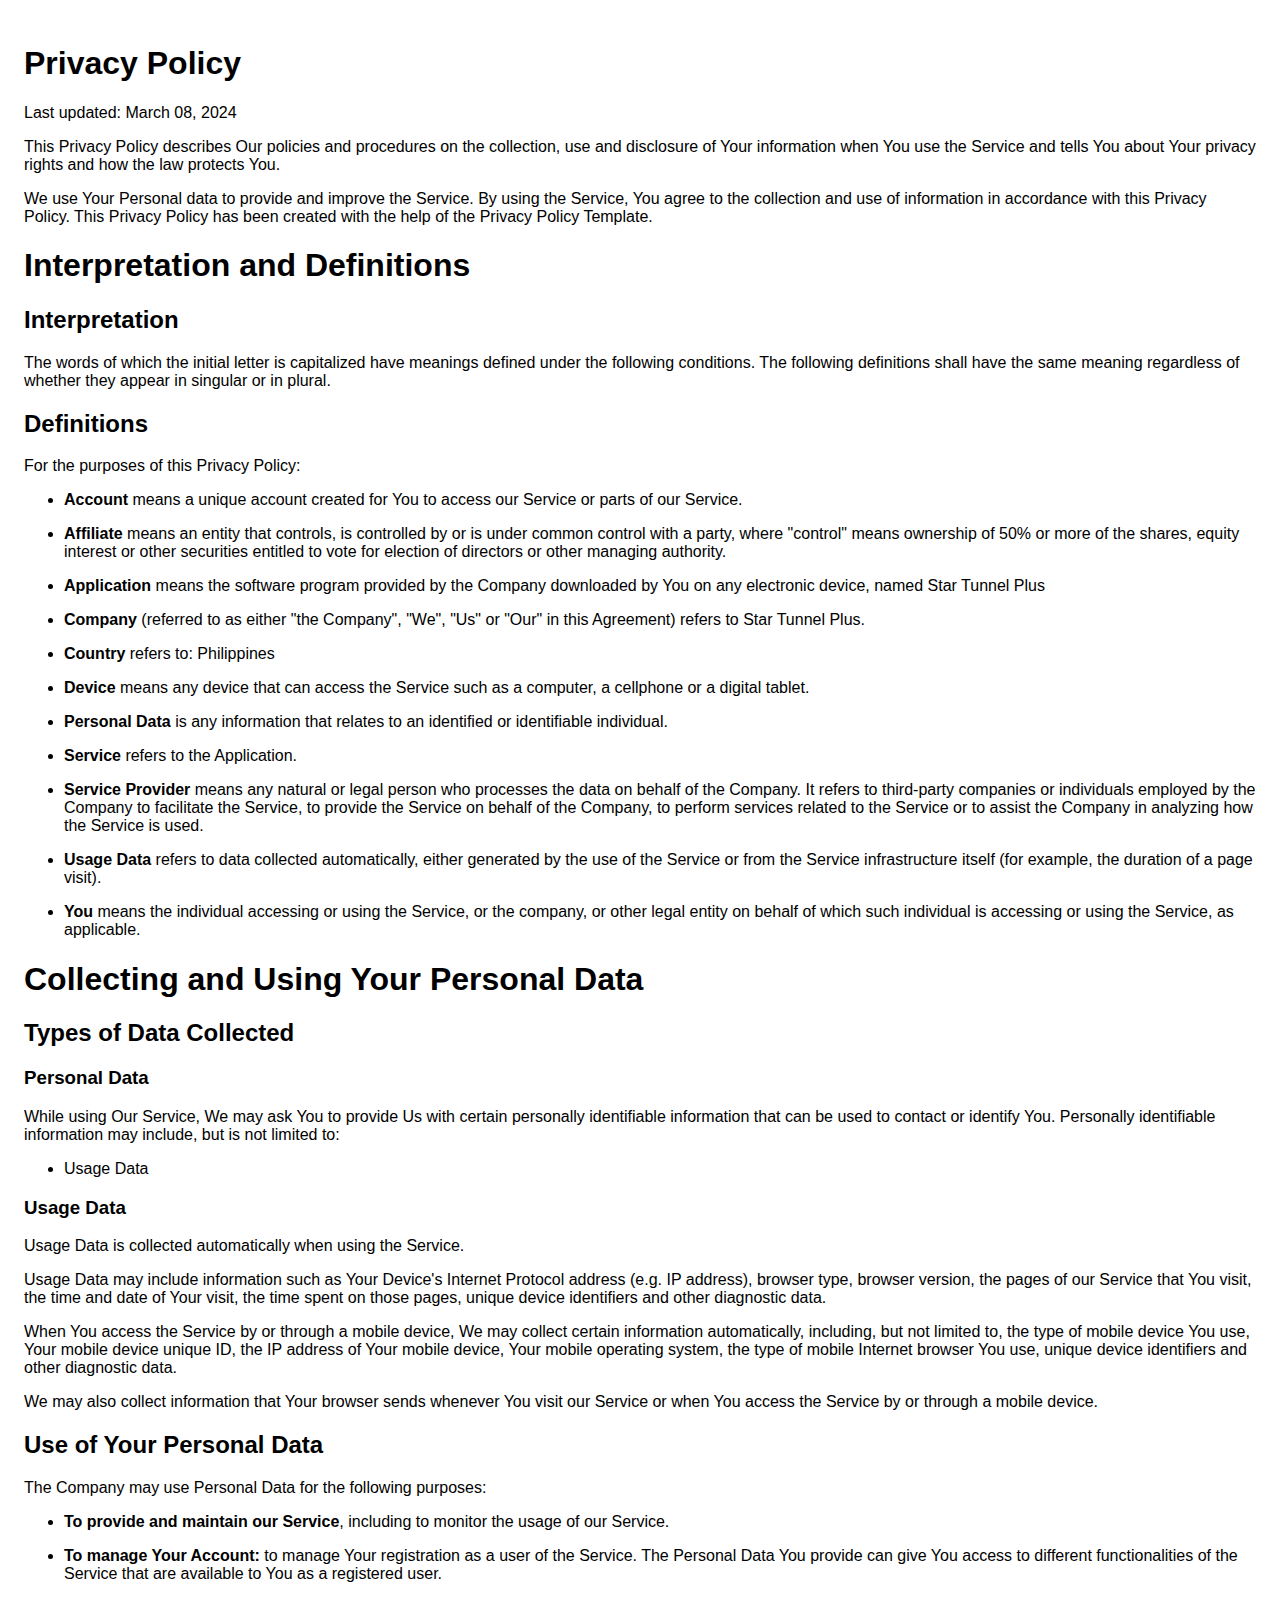
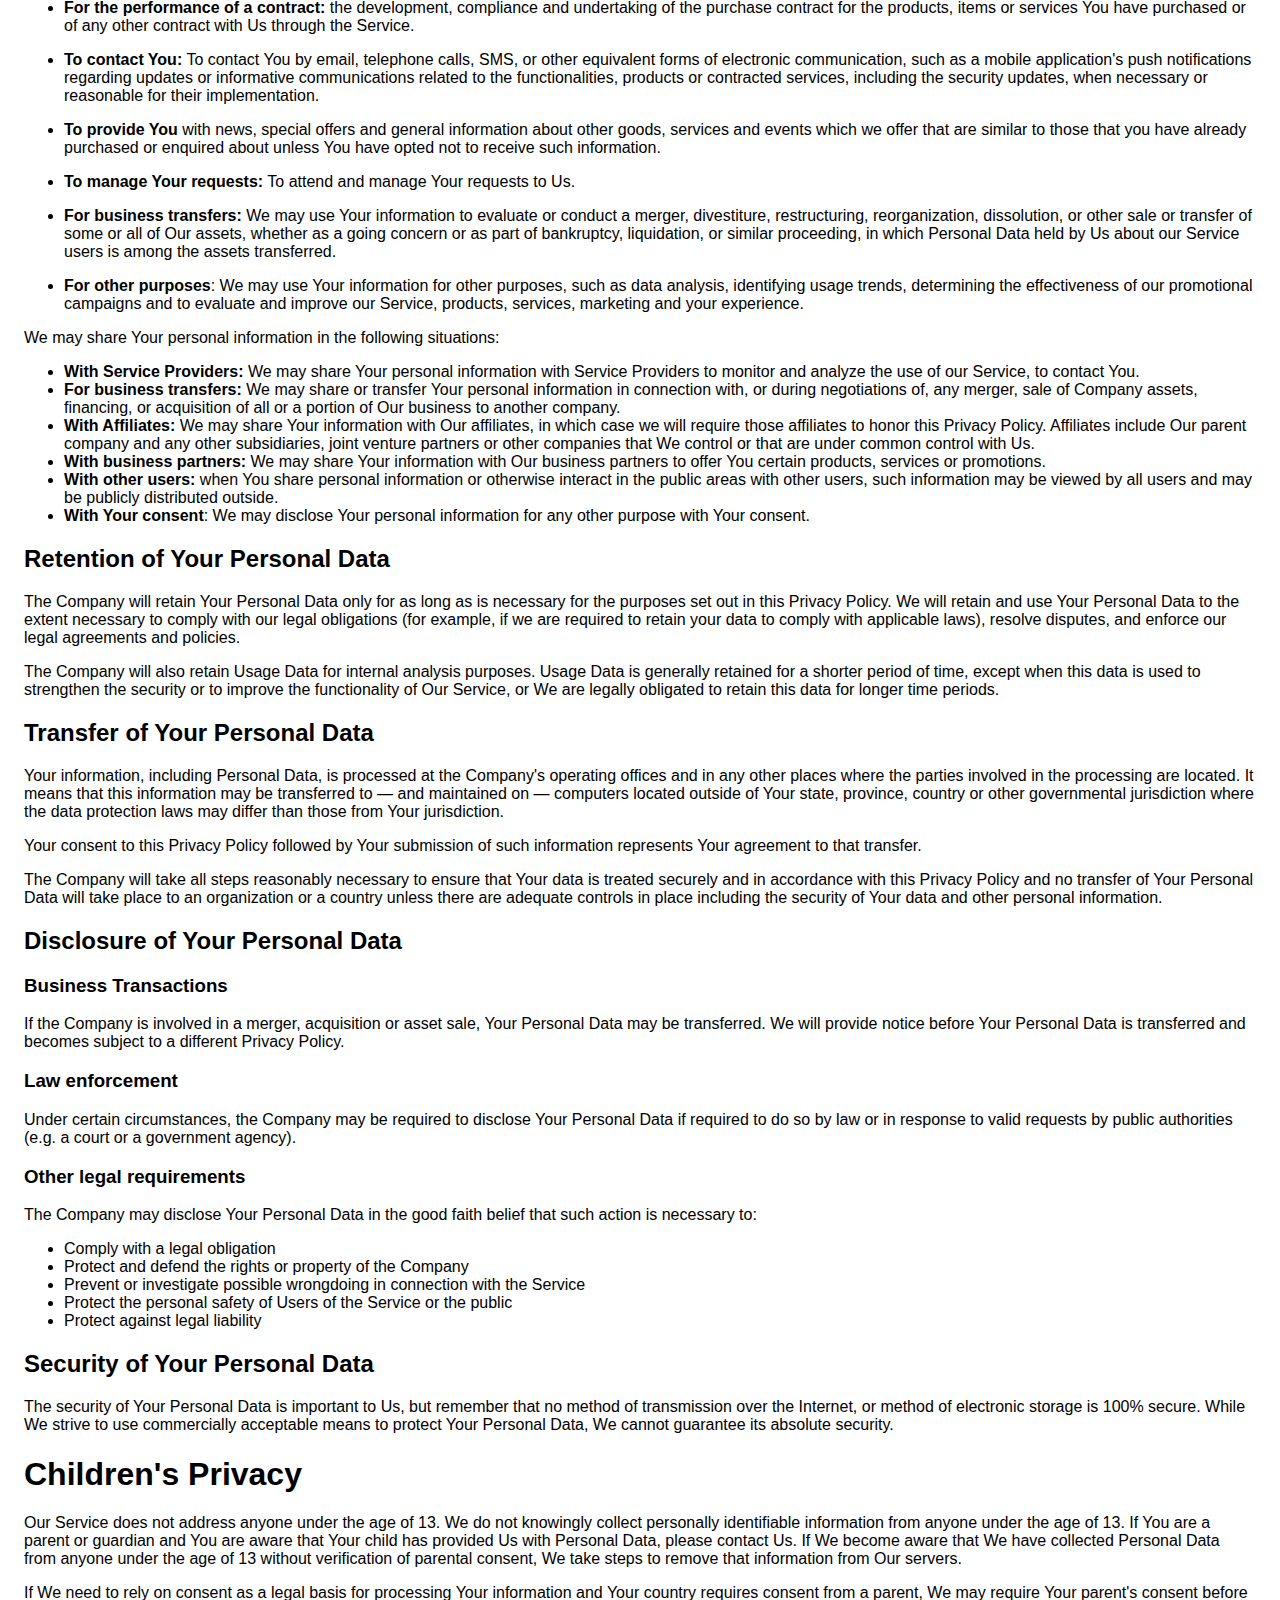
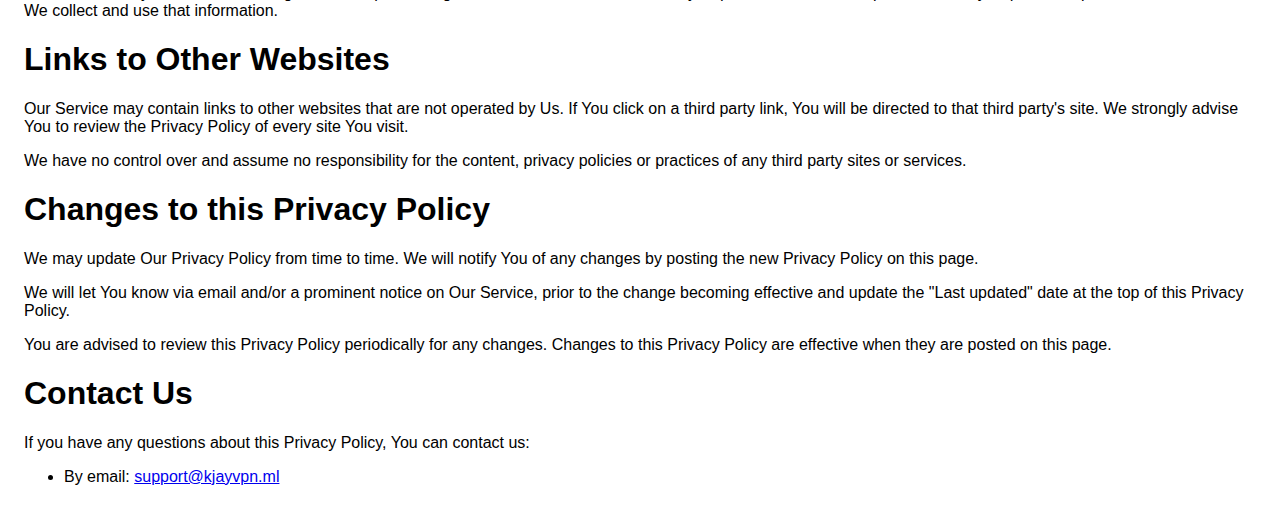
<file: privacy.html>
<!DOCTYPE html>
<html>

<head>
  <meta charset="UTF-8">
  <meta http-equiv="X-UA-Compatible" content="IE=edge">
  <meta name="viewport" content="width=device-width, initial-scale=1, minimum-scale=1">
  <link rel="icon" type="image/png" sizes="32x32" href="assets/images/stpicon.png">
  <link rel="icon" type="image/png" sizes="16x16" href="assets/images/stpicons.png">
  <meta name="description" content="Star Tunnel Plus - The best Material design VPN APP for Android.">
  <meta name="color-scheme" content="light">
  <meta property="og:image" content="./assets/images/ps_banner.webp">
  <title>Star Tunnel Plus Privacy Policy</title>
  <style>
    body {
      font-family: 'Helvetica Neue', Helvetica, Arial, sans-serif;
      padding: 1em;
    }
  </style>
</head>

<body>
  <h1>Privacy Policy</h1>
  <p>Last updated: March 08, 2024</p>
  <p>This Privacy Policy describes Our policies and procedures on the collection, use and disclosure of Your information
    when You use the Service and tells You about Your privacy rights and how the law protects You.</p>
  <p>We use Your Personal data to provide and improve the Service. By using the Service, You agree to the collection and
    use of information in accordance with this Privacy Policy. This Privacy Policy has been created with the help of the
    Privacy Policy Template.</p>
  <h1>Interpretation and Definitions</h1>
  <h2>Interpretation</h2>
  <p>The words of which the initial letter is capitalized have meanings defined under the following conditions. The
    following definitions shall have the same meaning regardless of whether they appear in singular or in plural.</p>
  <h2>Definitions</h2>
  <p>For the purposes of this Privacy Policy:</p>
  <ul>
    <li>
      <p><strong>Account</strong> means a unique account created for You to access our Service or parts of our Service.
      </p>
    </li>
    <li>
      <p><strong>Affiliate</strong> means an entity that controls, is controlled by or is under common control with a
        party, where &quot;control&quot; means ownership of 50% or more of the shares, equity interest or other
        securities entitled to vote for election of directors or other managing authority.</p>
    </li>
    <li>
      <p><strong>Application</strong> means the software program provided by the Company downloaded by You on any
        electronic device, named Star Tunnel Plus</p>
    </li>
    <li>
      <p><strong>Company</strong> (referred to as either &quot;the Company&quot;, &quot;We&quot;, &quot;Us&quot; or
        &quot;Our&quot; in this Agreement) refers to Star Tunnel Plus.</p>
    </li>
    <li>
      <p><strong>Country</strong> refers to: Philippines</p>
    </li>
    <li>
      <p><strong>Device</strong> means any device that can access the Service such as a computer, a cellphone or a
        digital tablet.</p>
    </li>
    <li>
      <p><strong>Personal Data</strong> is any information that relates to an identified or identifiable individual.</p>
    </li>
    <li>
      <p><strong>Service</strong> refers to the Application.</p>
    </li>
    <li>
      <p><strong>Service Provider</strong> means any natural or legal person who processes the data on behalf of the
        Company. It refers to third-party companies or individuals employed by the Company to facilitate the Service, to
        provide the Service on behalf of the Company, to perform services related to the Service or to assist the
        Company in analyzing how the Service is used.</p>
    </li>
    <li>
      <p><strong>Usage Data</strong> refers to data collected automatically, either generated by the use of the Service
        or from the Service infrastructure itself (for example, the duration of a page visit).</p>
    </li>
    <li>
      <p><strong>You</strong> means the individual accessing or using the Service, or the company, or other legal entity
        on behalf of which such individual is accessing or using the Service, as applicable.</p>
    </li>
  </ul>
  <h1>Collecting and Using Your Personal Data</h1>
  <h2>Types of Data Collected</h2>
  <h3>Personal Data</h3>
  <p>While using Our Service, We may ask You to provide Us with certain personally identifiable information that can be
    used to contact or identify You. Personally identifiable information may include, but is not limited to:</p>
  <ul>
    <li>Usage Data</li>
  </ul>
  <h3>Usage Data</h3>
  <p>Usage Data is collected automatically when using the Service.</p>
  <p>Usage Data may include information such as Your Device's Internet Protocol address (e.g. IP address), browser type,
    browser version, the pages of our Service that You visit, the time and date of Your visit, the time spent on those
    pages, unique device identifiers and other diagnostic data.</p>
  <p>When You access the Service by or through a mobile device, We may collect certain information automatically,
    including, but not limited to, the type of mobile device You use, Your mobile device unique ID, the IP address of
    Your mobile device, Your mobile operating system, the type of mobile Internet browser You use, unique device
    identifiers and other diagnostic data.</p>
  <p>We may also collect information that Your browser sends whenever You visit our Service or when You access the
    Service by or through a mobile device.</p>
  <h2>Use of Your Personal Data</h2>
  <p>The Company may use Personal Data for the following purposes:</p>
  <ul>
    <li>
      <p><strong>To provide and maintain our Service</strong>, including to monitor the usage of our Service.</p>
    </li>
    <li>
      <p><strong>To manage Your Account:</strong> to manage Your registration as a user of the Service. The Personal
        Data You provide can give You access to different functionalities of the Service that are available to You as a
        registered user.</p>
    </li>
    <li>
      <p><strong>For the performance of a contract:</strong> the development, compliance and undertaking of the purchase
        contract for the products, items or services You have purchased or of any other contract with Us through the
        Service.</p>
    </li>
    <li>
      <p><strong>To contact You:</strong> To contact You by email, telephone calls, SMS, or other equivalent forms of
        electronic communication, such as a mobile application's push notifications regarding updates or informative
        communications related to the functionalities, products or contracted services, including the security updates,
        when necessary or reasonable for their implementation.</p>
    </li>
    <li>
      <p><strong>To provide You</strong> with news, special offers and general information about other goods, services
        and events which we offer that are similar to those that you have already purchased or enquired about unless You
        have opted not to receive such information.</p>
    </li>
    <li>
      <p><strong>To manage Your requests:</strong> To attend and manage Your requests to Us.</p>
    </li>
    <li>
      <p><strong>For business transfers:</strong> We may use Your information to evaluate or conduct a merger,
        divestiture, restructuring, reorganization, dissolution, or other sale or transfer of some or all of Our assets,
        whether as a going concern or as part of bankruptcy, liquidation, or similar proceeding, in which Personal Data
        held by Us about our Service users is among the assets transferred.</p>
    </li>
    <li>
      <p><strong>For other purposes</strong>: We may use Your information for other purposes, such as data analysis,
        identifying usage trends, determining the effectiveness of our promotional campaigns and to evaluate and improve
        our Service, products, services, marketing and your experience.</p>
    </li>
  </ul>
  <p>We may share Your personal information in the following situations:</p>
  <ul>
    <li><strong>With Service Providers:</strong> We may share Your personal information with Service Providers to
      monitor and analyze the use of our Service, to contact You.</li>
    <li><strong>For business transfers:</strong> We may share or transfer Your personal information in connection with,
      or during negotiations of, any merger, sale of Company assets, financing, or acquisition of all or a portion of
      Our business to another company.</li>
    <li><strong>With Affiliates:</strong> We may share Your information with Our affiliates, in which case we will
      require those affiliates to honor this Privacy Policy. Affiliates include Our parent company and any other
      subsidiaries, joint venture partners or other companies that We control or that are under common control with Us.
    </li>
    <li><strong>With business partners:</strong> We may share Your information with Our business partners to offer You
      certain products, services or promotions.</li>
    <li><strong>With other users:</strong> when You share personal information or otherwise interact in the public areas
      with other users, such information may be viewed by all users and may be publicly distributed outside.</li>
    <li><strong>With Your consent</strong>: We may disclose Your personal information for any other purpose with Your
      consent.</li>
  </ul>
  <h2>Retention of Your Personal Data</h2>
  <p>The Company will retain Your Personal Data only for as long as is necessary for the purposes set out in this
    Privacy Policy. We will retain and use Your Personal Data to the extent necessary to comply with our legal
    obligations (for example, if we are required to retain your data to comply with applicable laws), resolve disputes,
    and enforce our legal agreements and policies.</p>
  <p>The Company will also retain Usage Data for internal analysis purposes. Usage Data is generally retained for a
    shorter period of time, except when this data is used to strengthen the security or to improve the functionality of
    Our Service, or We are legally obligated to retain this data for longer time periods.</p>
  <h2>Transfer of Your Personal Data</h2>
  <p>Your information, including Personal Data, is processed at the Company's operating offices and in any other places
    where the parties involved in the processing are located. It means that this information may be transferred to — and
    maintained on — computers located outside of Your state, province, country or other governmental jurisdiction where
    the data protection laws may differ than those from Your jurisdiction.</p>
  <p>Your consent to this Privacy Policy followed by Your submission of such information represents Your agreement to
    that transfer.</p>
  <p>The Company will take all steps reasonably necessary to ensure that Your data is treated securely and in accordance
    with this Privacy Policy and no transfer of Your Personal Data will take place to an organization or a country
    unless there are adequate controls in place including the security of Your data and other personal information.</p>
  <h2>Disclosure of Your Personal Data</h2>
  <h3>Business Transactions</h3>
  <p>If the Company is involved in a merger, acquisition or asset sale, Your Personal Data may be transferred. We will
    provide notice before Your Personal Data is transferred and becomes subject to a different Privacy Policy.</p>
  <h3>Law enforcement</h3>
  <p>Under certain circumstances, the Company may be required to disclose Your Personal Data if required to do so by law
    or in response to valid requests by public authorities (e.g. a court or a government agency).</p>
  <h3>Other legal requirements</h3>
  <p>The Company may disclose Your Personal Data in the good faith belief that such action is necessary to:</p>
  <ul>
    <li>Comply with a legal obligation</li>
    <li>Protect and defend the rights or property of the Company</li>
    <li>Prevent or investigate possible wrongdoing in connection with the Service</li>
    <li>Protect the personal safety of Users of the Service or the public</li>
    <li>Protect against legal liability</li>
  </ul>
  <h2>Security of Your Personal Data</h2>
  <p>The security of Your Personal Data is important to Us, but remember that no method of transmission over the
    Internet, or method of electronic storage is 100% secure. While We strive to use commercially acceptable means to
    protect Your Personal Data, We cannot guarantee its absolute security.</p>
  <h1>Children's Privacy</h1>
  <p>Our Service does not address anyone under the age of 13. We do not knowingly collect personally identifiable
    information from anyone under the age of 13. If You are a parent or guardian and You are aware that Your child has
    provided Us with Personal Data, please contact Us. If We become aware that We have collected Personal Data from
    anyone under the age of 13 without verification of parental consent, We take steps to remove that information from
    Our servers.</p>
  <p>If We need to rely on consent as a legal basis for processing Your information and Your country requires consent
    from a parent, We may require Your parent's consent before We collect and use that information.</p>
  <h1>Links to Other Websites</h1>
  <p>Our Service may contain links to other websites that are not operated by Us. If You click on a third party link,
    You will be directed to that third party's site. We strongly advise You to review the Privacy Policy of every site
    You visit.</p>
  <p>We have no control over and assume no responsibility for the content, privacy policies or practices of any third
    party sites or services.</p>
  <h1>Changes to this Privacy Policy</h1>
  <p>We may update Our Privacy Policy from time to time. We will notify You of any changes by posting the new Privacy
    Policy on this page.</p>
  <p>We will let You know via email and/or a prominent notice on Our Service, prior to the change becoming effective and
    update the &quot;Last updated&quot; date at the top of this Privacy Policy.</p>
  <p>You are advised to review this Privacy Policy periodically for any changes. Changes to this Privacy Policy are
    effective when they are posted on this page.</p>
  <h1>Contact Us</h1>
  <p>If you have any questions about this Privacy Policy, You can contact us:</p>
  <ul>
    <li>By email: <a href="mailto: support@kjayvpn.ml ">support@kjayvpn.ml</a></li>
  </ul>
</body>

</html>
</file>
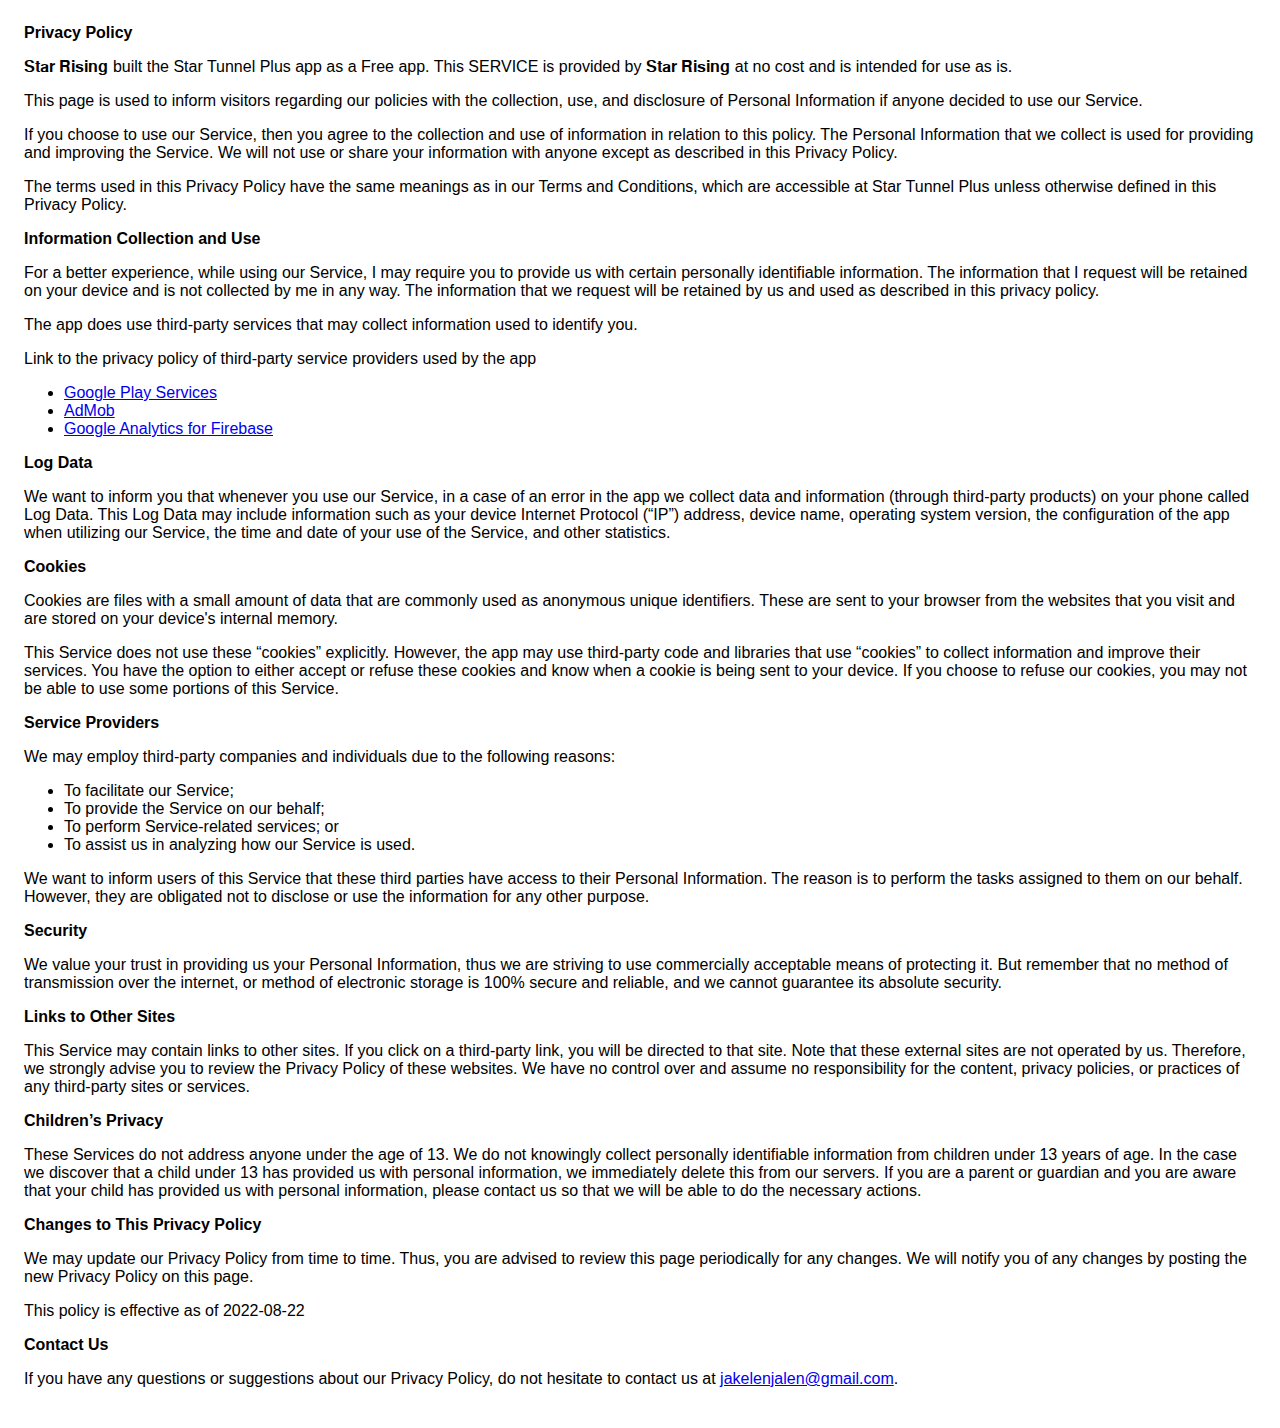
<file: privacypolicy.html>
<!DOCTYPE html>
<html>

<head>
  <meta charset="UTF-8">
  <meta http-equiv="X-UA-Compatible" content="IE=edge">
  <meta name="viewport" content="width=device-width, initial-scale=1, minimum-scale=1">
  <link rel="icon" type="image/png" sizes="32x32" href="assets/images/stpicon.png">
  <link rel="icon" type="image/png" sizes="16x16" href="assets/images/stpicons.png">
  <meta name="description" content="Star Tunnel Plus - The best Material design VPN APP for Android.">
  <meta name="color-scheme" content="light">
  <meta property="og:image" content="./assets/images/ps_banner.webp">
  <title>Star Tunnel Plus Privacy Policy</title>
  <style>
    body {
      font-family: 'Helvetica Neue', Helvetica, Arial, sans-serif;
      padding: 1em;
    }
  </style>
</head>

<body>
  <strong>Privacy Policy</strong>
  <p>
    𝐒𝐭𝐚𝐫 𝐑𝐢𝐬𝐢𝐧𝐠 built the Star Tunnel Plus app as
    a Free app. This SERVICE is provided by
    𝐒𝐭𝐚𝐫 𝐑𝐢𝐬𝐢𝐧𝐠 at no cost and is intended for use as
    is.
  </p>
  <p>
    This page is used to inform visitors regarding our
    policies with the collection, use, and disclosure of Personal
    Information if anyone decided to use our Service.
  </p>
  <p>
    If you choose to use our Service, then you agree to
    the collection and use of information in relation to this
    policy. The Personal Information that we collect is
    used for providing and improving the Service. We will not use or share your information with
    anyone except as described in this Privacy Policy.
  </p>
  <p>
    The terms used in this Privacy Policy have the same meanings
    as in our Terms and Conditions, which are accessible at
    Star Tunnel Plus unless otherwise defined in this Privacy Policy.
  </p>
  <p><strong>Information Collection and Use</strong></p>
  <p>
    For a better experience, while using our Service, I may require you to provide us with certain personally
    identifiable information. The information that I request will be retained on your device and is not collected by me
    in any way.
    The information that
    we request will be retained by us and used as described in this privacy policy.
  </p>
  <div>
    <p>
      The app does use third-party services that may collect
      information used to identify you.
    </p>
    <p>
      Link to the privacy policy of third-party service providers used
      by the app
    </p>
    <ul>
      <li><a href="https://www.google.com/policies/privacy/" target="_blank" rel="noopener noreferrer">Google Play
          Services</a></li>
      <li><a href="https://support.google.com/admob/answer/6128543?hl=en" target="_blank"
          rel="noopener noreferrer">AdMob</a></li>
      <li><a href="https://firebase.google.com/policies/analytics" target="_blank" rel="noopener noreferrer">Google
          Analytics for Firebase</a></li>
      <!----><!----><!----><!----><!----><!----><!----><!----><!----><!----><!----><!----><!----><!----><!----><!----><!----><!----><!----><!----><!----><!----><!----><!----><!---->
    </ul>
  </div>
  <p><strong>Log Data</strong></p>
  <p>
    We want to inform you that whenever you
    use our Service, in a case of an error in the app
    we collect data and information (through third-party
    products) on your phone called Log Data. This Log Data may
    include information such as your device Internet Protocol
    (“IP”) address, device name, operating system version, the
    configuration of the app when utilizing our Service,
    the time and date of your use of the Service, and other
    statistics.
  </p>
  <p><strong>Cookies</strong></p>
  <p>
    Cookies are files with a small amount of data that are
    commonly used as anonymous unique identifiers. These are sent
    to your browser from the websites that you visit and are
    stored on your device's internal memory.
  </p>
  <p>
    This Service does not use these “cookies” explicitly. However,
    the app may use third-party code and libraries that use
    “cookies” to collect information and improve their services.
    You have the option to either accept or refuse these cookies
    and know when a cookie is being sent to your device. If you
    choose to refuse our cookies, you may not be able to use some
    portions of this Service.
  </p>
  <p><strong>Service Providers</strong></p>
  <p>
    We may employ third-party companies and
    individuals due to the following reasons:
  </p>
  <ul>
    <li>To facilitate our Service;</li>
    <li>To provide the Service on our behalf;</li>
    <li>To perform Service-related services; or</li>
    <li>To assist us in analyzing how our Service is used.</li>
  </ul>
  <p>
    We want to inform users of this Service
    that these third parties have access to their Personal
    Information. The reason is to perform the tasks assigned to
    them on our behalf. However, they are obligated not to
    disclose or use the information for any other purpose.
  </p>
  <p><strong>Security</strong></p>
  <p>
    We value your trust in providing us your
    Personal Information, thus we are striving to use commercially
    acceptable means of protecting it. But remember that no method
    of transmission over the internet, or method of electronic
    storage is 100% secure and reliable, and we cannot
    guarantee its absolute security.
  </p>
  <p><strong>Links to Other Sites</strong></p>
  <p>
    This Service may contain links to other sites. If you click on
    a third-party link, you will be directed to that site. Note
    that these external sites are not operated by us.
    Therefore, we strongly advise you to review the
    Privacy Policy of these websites. We have
    no control over and assume no responsibility for the content,
    privacy policies, or practices of any third-party sites or
    services.
  </p>
  <p><strong>Children’s Privacy</strong></p>
  <div>
    <p>
      These Services do not address anyone under the age of 13.
      We do not knowingly collect personally
      identifiable information from children under 13 years of age. In the case
      we discover that a child under 13 has provided
      us with personal information, we immediately
      delete this from our servers. If you are a parent or guardian
      and you are aware that your child has provided us with
      personal information, please contact us so that
      we will be able to do the necessary actions.
    </p>
  </div> <!---->
  <p><strong>Changes to This Privacy Policy</strong></p>
  <p>
    We may update our Privacy Policy from
    time to time. Thus, you are advised to review this page
    periodically for any changes. We will
    notify you of any changes by posting the new Privacy Policy on
    this page.
  </p>
  <p>This policy is effective as of 2022-08-22</p>
  <p><strong>Contact Us</strong></p>
  <p>
    If you have any questions or suggestions about our
    Privacy Policy, do not hesitate to contact us at <a href="mailto:jakelenjalen@gmail.com">jakelenjalen@gmail.com</a>.
  </p>
</body>

</html>
</file>
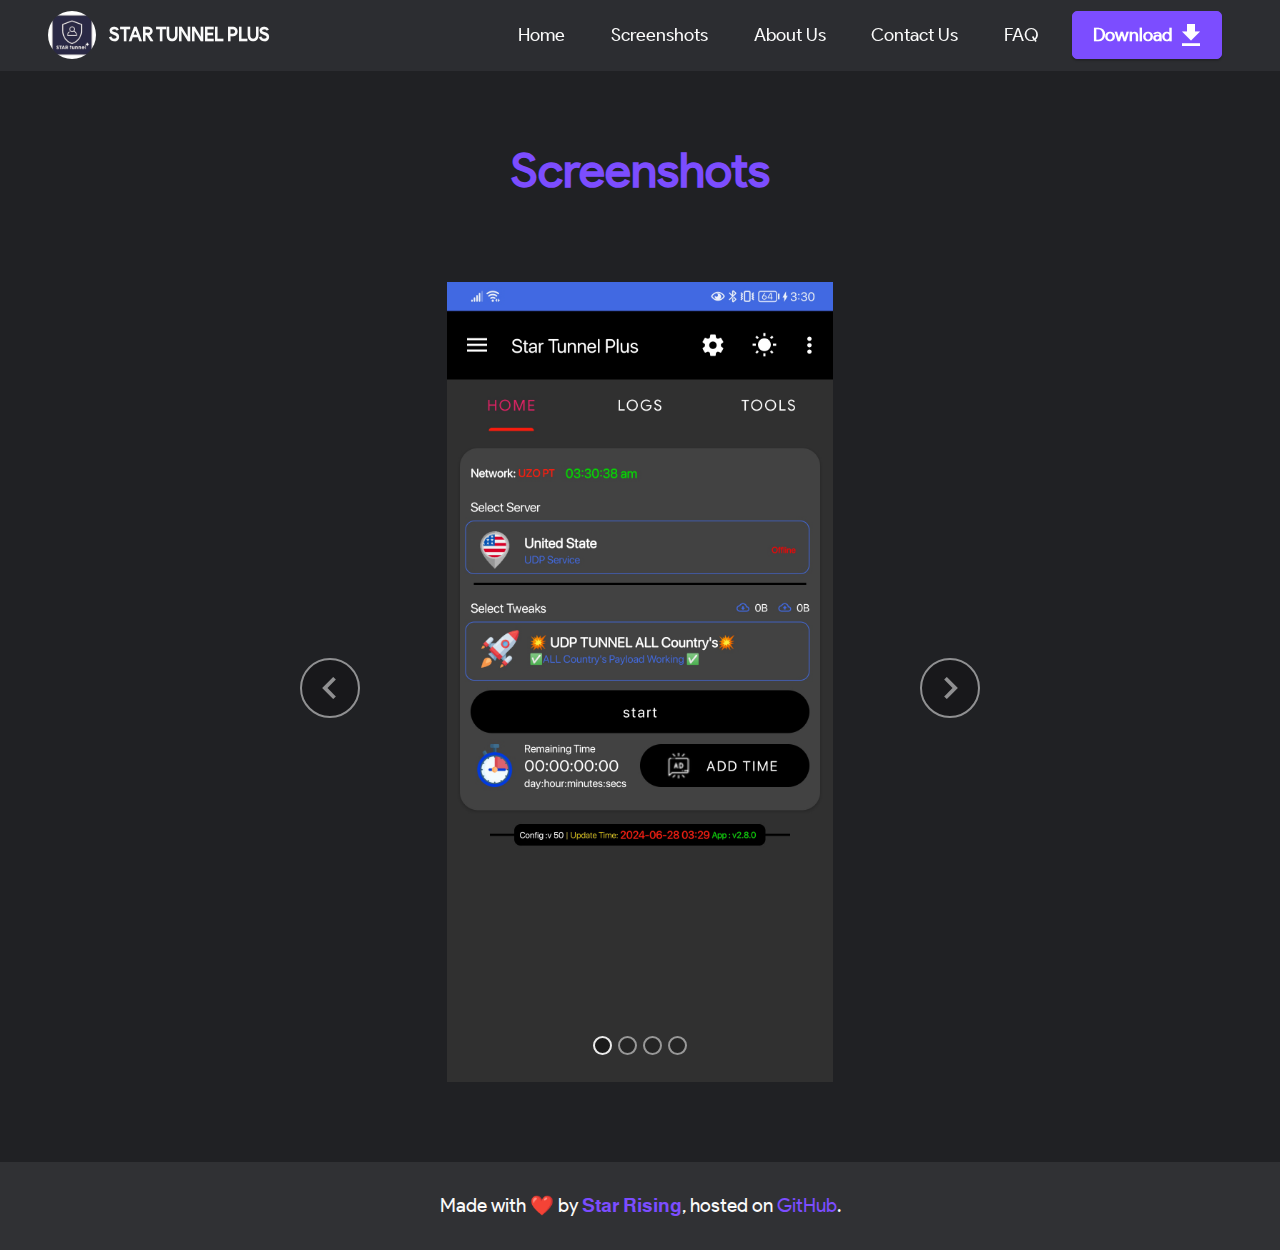
<file: screenshots.html>
<!DOCTYPE html>
<html>

<head>
    <meta charset="UTF-8">
    <meta http-equiv="X-UA-Compatible" content="IE=edge">
    <meta name="theme-color" content="#2C2E31cc">
    <meta name="msapplication-navbutton-color" content="#2C2E31cc">
    <meta name="apple-mobile-web-app-status-bar-style" content="#2C2E31cc">
    <meta name="viewport" content="width=device-width, initial-scale=1, minimum-scale=1">
    <link rel="icon" type="image/png" sizes="32x32" href="assets/images/stpicon.png">
    <link rel="icon" type="image/png" sizes="16x16" href="assets/images/stpicons.png">
    <meta name="description" content="">
    <meta name="color-scheme" content="dark">
    <meta property="og:image" content="./assets/images/ps_banner.webp">

    <title>Screenshots - Star Tunnel Plus</title>
    <link rel="stylesheet" href="styles/bootstrap.min.css">
    <link rel="stylesheet" href="assets/icons/styles.css">
    <link rel="stylesheet" href="styles/style.css">

</head>

<body>
    <section class="menu navmenu">

        <nav class="navbar navbar-dropdown navbar-fixed-top navbar-expand-lg">
            <div class="container-fluid">
                <div class="navbar-brand">
                    <span class="navbar-logo">
                        <a href="index.html">
                            <img src="assets/images/app_logo.png" alt="Logo"
                                style="height: 3rem;background-color: white;">
                        </a>
                    </span>
                    <span class="navbar-text"><a class="navbar-text text-white display-7" href="index.html">STAR TUNNEL PLUS</a></span>
                </div>
                <button class="navbar-toggler" type="button" data-toggle="collapse"
                    data-target="#navbarSupportedContent" aria-controls="navbarNavAltMarkup" aria-expanded="false"
                    aria-label="Toggle navigation">
                    <div class="hamburger">
                        <span></span>
                        <span></span>
                        <span></span>
                        <span></span>
                    </div>
                </button>
                <div class="collapse navbar-collapse" id="navbarSupportedContent">
                    <ul class="navbar-nav nav-dropdown" data-app-modern-menu="true">
                        <li class="nav-item"><a class="nav-link link text-white text-primary display-4"
                                href="index.html">Home</a></li>
                        <li class="nav-item"><a class="nav-link link text-white text-primary display-4"
                                href="screenshots.html">Screenshots</a></li>
                        <li class="nav-item"><a class="nav-link link text-white text-primary display-4"
                                href="about.html">About Us</a></li>
                        <li class="nav-item"><a class="nav-link link text-white text-primary display-4"
                                href="contact.html" aria-expanded="true">Contact Us</a>
                        </li>
                        <li class="nav-item"><a class="nav-link link text-white text-primary display-4" href="faq.html"
                                aria-expanded="true">FAQ</a></li>
                    </ul>

                    <div class="navbar-buttons section-btn"><a class="btn btn-primary display-4"
                            href="https://play.google.com/store/apps/details?id=com.kjaydev.firevpn1"><span
                                class="icon-download icon-font"></span>Download</a></div>
                </div>
            </div>
        </nav>
    </section>
    <div class="animate">
        <section class="gallery">
            <div class="container">
                <div class="row justify-content-center">
                    <div class="col-12 col-md-10">
                        <div class="row justify-content-center">
                            <div class="col-12 col-md-10">
                                <div class="section-head align-center mb-4">
                                    <h3 class="section-title mb-0 display-2"
                                        style="color: #7c4dff !important;padding-top: 4rem">
                                        <strong>Screenshots</strong>
                                        <br>
                                        <strong>
                                            <br>
                                        </strong>
                                    </h3>
                                </div>
                                <div class="carousel slide" id="carousel" data-ride="carousel" data-interval="5000">

                                    <ol class="carousel-indicators">
                                        <li data-slide-to="0" class="active" data-target="#carousel"></li>
                                        <li data-slide-to="1" data-target="#carousel"></li>
                                        <li data-slide-to="2" data-target="#carousel"></li>
                                        <li data-slide-to="3" data-target="#carousel"></li>
                                    </ol>
                                    <div class="carousel-inner">
                                        <div class="carousel-item slider-image item active">
                                            <div class="item-wrapper">
                                                <img class="d-block w-100" src="assets/images/features1.png">
                                            </div>
                                        </div>
                                        <div class="carousel-item slider-image item">
                                            <div class="item-wrapper">
                                                <img class="d-block w-100" src="assets/images/features2.png">
                                            </div>
                                        </div>
                                        <div class="carousel-item slider-image item">
                                            <div class="item-wrapper">
                                                <img class="d-block w-100" src="assets/images/app_img_3.png">
                                            </div>
                                        </div>
                                    </div>
                                    <a class="carousel-control carousel-control-prev" role="button" data-slide="prev"
                                        href="#carousel">
                                        <span class="icon-chevron-left" aria-hidden="true"></span>
                                        <span class="sr-only">Previous</span>
                                    </a>
                                    <a class="carousel-control carousel-control-next" role="button" data-slide="next"
                                        href="#carousel">
                                        <span class="icon-chevron-right" aria-hidden="true"></span>
                                        <span class="sr-only">Next</span>
                                    </a>
                                </div>
                            </div>
                        </div>
                    </div>
                </div>
            </div>
        </section>
    </div>

    <script src="scripts/jquery.min.js"></script>
    <script src="scripts/bootstrap.min.js"></script>
    <script src="scripts/nav-dropdown.js"></script>
    <script src="scripts/navbar-dropdown.js"></script>

    <section class="footer">
        <div class="container">
            <div class="media-container-row align-center text-white">
                <div class="col-12">
                    <p class="mb-0 display-7"> Made with ❤️ by <a href="https://www.t.me/Star_jani"
                            class="text-primary" target="_blank">𝐒𝐭𝐚𝐫 𝐑𝐢𝐬𝐢𝐧𝐠</a>, hosted on <a
                            href="https://github.com/">GitHub</a>.</p>
                </div>
            </div>
        </div>
    </section>
</body>

</html>
</file>
<file: assets/icons/styles.css>
@font-face {
  font-family: 'IconFont';
  src: url('iconfont.woff') format('woff'),
    url('iconfont.svg#icons') format('svg');
  font-weight: normal;
  font-style: normal;
}

[class*='icon-']:before {
  display: inline-block;
  font-family: 'IconFont';
  font-style: normal;
  font-weight: normal;
  line-height: 1;
  -webkit-font-smoothing: antialiased;
  -moz-osx-font-smoothing: grayscale
}

.icon-github:before {
  content: '\0041';
}

.icon-google-play:before {
  content: '\0042';
  float: right;
}

.icon-palette:before {
  content: '\0043';
}

.icon-compass:before {
  content: '\0044';
}

.icon-palette-swatch:before {
  content: '\0045';
}

.icon-text-box:before {
  content: '\0046';
}

.icon-tag-text:before {
  content: '\0047';
}

.icon-playlist-music:before {
  content: '\0048';
}

.icon-web:before {
  content: '\0049';
}

.icon-plus-circle:before {
  content: '\004a';
}

.icon-download:before {
  content: '\004b';
  float: right;
}

.icon-chevron-left:before {
  content: '\004c';
  float: right;
  padding-right: 3px;
}

.icon-chevron-right:before {
  content: '\004d';
  float: right;
  padding-left: 3px;
}

.icon-instagram:before {
  content: '\004e';
}

.icon-email:before {
  content: '\004f';
}

.icon-telegram:before {
  content: '\0050';
}

.icon-dribble-big-logo:before {
  content: '\0051';
}

.icon-twitter:before {
  content: '\0052';
}

.icon-chevron-up:before {
  content: '\0053';
}

.icon-chevron-down:before {
  content: '\0054';
}

.icon-translate:before {
  content: '\0055';
}

.icon-tiktok:before{
  content:'\0056';
}

.icon-facebook:before{
  content:'\0057';
}
</file>
<file: styles/style.css>
@charset "UTF-8";

@font-face {
  font-family: 'Product Sans';
  font-display: swap;
  font-style: normal;
  font-weight: 400;
  src: url(../assets/fonts/ProductSans-Regular.ttf) format('truetype');
  -moz-osx-font-smoothing: grayscale;
  -webkit-font-smoothing: antialiased
}

:root {
  --accent: #7c4dff;
  --primary: #7340ff;
  --secondary: #ffffffb3;
  --text-prim: #ffffff;
}

.animate {
  animation: animationFrames ease 0.8s;
  animation-iteration-count: 1;
  transform-origin: 50% 50%;
  animation-fill-mode: forwards;

  -webkit-animation: animationFrames ease 0.8s;
  -webkit-animation-iteration-count: 1;
  -webkit-transform-origin: 50% 50%;
  -webkit-animation-fill-mode: forwards;

  -moz-animation: animationFrames ease 0/5s;
  -moz-animation-iteration-count: 1;
  -moz-transform-origin: 50% 50%;
  -moz-animation-fill-mode: forwards;

  -o-animation: animationFrames ease 0.8s;
  -o-animation-iteration-count: 1;
  -o-transform-origin: 50% 50%;
  -o-animation-fill-mode: forwards;

  -ms-animation: animationFrames ease 0.8s;
  -ms-animation-iteration-count: 1;
  -ms-transform-origin: 50% 50%;
  -ms-animation-fill-mode: forwards;
}

@keyframes animationFrames {
  0% {
    opacity: 0;
    transform: translate(0px, -25px);
  }

  100% {
    opacity: 1;
    transform: translate(0px, 0px);
  }
}

@-moz-keyframes animationFrames {
  0% {
    opacity: 0;
    -moz-transform: translate(0px, -25px);
  }

  100% {
    opacity: 1;
    -moz-transform: translate(0px, 0px);
  }
}

@-webkit-keyframes animationFrames {
  0% {
    opacity: 0;
    -webkit-transform: translate(0px, -25px);
  }

  100% {
    opacity: 1;
    -webkit-transform: translate(0px, 0px);
  }
}

@-o-keyframes animationFrames {
  0% {
    opacity: 0;
    -o-transform: translate(0px, -25px);
  }

  100% {
    opacity: 1;
    -o-transform: translate(0px, 0px);
  }
}

@-ms-keyframes animationFrames {
  0% {
    opacity: 0;
    -ms-transform: translate(0px, -25px);
  }

  100% {
    opacity: 1;
    -ms-transform: translate(0px, 0px);
  }
}

body {
  font-style: normal;
  line-height: 1.5;
  font-weight: 400;
  color: #232323;
  position: relative
}

.container,
.container-fluid,
section {
  position: relative;
  word-wrap: break-word
}

a.icon-font:hover {
  text-decoration: none
}

a {
  font-style: normal;
  font-weight: 400;
  cursor: pointer
}

a,
a:hover {
  text-decoration: none
}

.section-title {
  font-style: normal;
  line-height: 1.3;
  color: var(--accent)
}

.display-1,
.display-2,
.display-4,
.display-5,
.display-7,
a,
h1,
h3,
h4,
h5,
h6,
p,
span {
  line-height: 1;
  word-break: break-word;
  word-wrap: break-word;
  font-weight: 400
}


strong {
  font-weight: 700
}

section {
  background-position: 50% 50%;
  background-repeat: no-repeat;
  background-size: cover
}

.align-center {
  text-align: center
}

.media-container-row {
  display: flex;
  flex-direction: row;
  flex-wrap: wrap;
  justify-content: center;
  align-content: center;
  align-items: start
}

@media (min-width:992px) {
  .media-container-row {
    flex-wrap: nowrap
  }
}

img {
  display: block;
  width: 100%;
  border-radius: 5px
}

.card {
  background-color: transparent;
  border: none
}

.card-box {
  width: 100%
}

.section-btn {
  margin-left: -.6rem;
  margin-right: -.6rem;
  font-size: 0
}

.btn {
  font-weight: 600;
  border-width: 1px;
  font-style: normal;
  margin: .6rem .6rem;
  white-space: normal;
  transition: all .2s ease-in-out;
  display: inline-flex;
  align-items: center;
  justify-content: center;
  word-break: break-word
}

nav .section-btn {
  margin-left: 0;
  margin-right: 0
}

.btn .icon-font {
  order: 1;
  cursor: pointer;
  margin-left: .5rem;
  vertical-align: sub
}

@keyframes arrowdown {
  0% {
    transform: translateY(0)
  }

  50% {
    transform: translateY(-5px)
  }

  100% {
    transform: translateY(0)
  }
}

@keyframes gradient-animation {
  from {
    background-position: 0 100%;
    -webkit-animation-timing-function: ease-in-out;
    animation-timing-function: ease-in-out
  }

  to {
    background-position: 100% 0;
    -webkit-animation-timing-function: ease-in-out;
    animation-timing-function: ease-in-out
  }
}

@-webkit-keyframes gradient-animation {

  to {
    background-position: 100% 0;
    -webkit-animation-timing-function: ease-in-out;
    animation-timing-function: ease-in-out
  }
}

.menu .navbar-brand .navbar-logo img {
  display: -webkit-flex;
  width: auto;
  border-radius: 50% !important
}

.menu .navbar-brand {
  display: -webkit-flex
}

.menu .navbar-brand span {
  display: flex;
  display: -webkit-flex
}

.row {
  display: -webkit-flex;
  flex-wrap: wrap;
  -webkit-flex-wrap: wrap
}

.justify-content-center {
  justify-content: center;
  -webkit-justify-content: center
}

.card-wrapper {
  flex: 1;
  -webkit-flex: 1;
  background-color: #303134;
  padding: 25px;
  border-radius: 7px;
  padding-top: 35px
}

.row .card-wrapper {
  position: relative;
  top: 0px;
  transition: 0.35s all ease-in-out 0s;
}
.row .card-wrapper:hover {
  top: -4px;
  transition: 0.35s all ease-in-out 0s;
  box-shadow: 0 10px 20px rgba(0, 0, 0, 0.315), 0 6px 6px rgba(0, 0, 0, 0.205);
} 

.carousel-control {
  z-index: 10;
  display: -webkit-flex
}

.carousel-item {
  text-align: center
}

.carousel-item img {
  margin: auto
}

.carousel-item.active {
  display: flex
}

body,
html {
  height: auto;
  min-height: 100vh
}

ol,
ul {
  margin-bottom: 2.3125rem
}

.mt-4 {
  margin-top: 2rem !important
}

.mb-4 {
  margin-bottom: 2rem !important
}

@media (min-width:992px) {
  .container {
    padding-left: 16px;
    padding-right: 16px
  }

  .row {
    margin-left: -16px;
    margin-right: -16px
  }

  .row>[class*=col] {
    padding-left: 16px;
    padding-right: 16px
  }
}

@media (min-width:768px) {
  .container-fluid {
    padding-left: 32px;
    padding-right: 32px
  }
}

.card-wrapper,
.item-wrapper {
  overflow: hidden
}

body {
  font-family: Product Sans
}

.display-1 {
  font-family: 'Product Sans', sans-serif;
  font-size: 4.6rem;
  line-height: 1.1
}

.display-1>.icon-font {
  font-size: 5.75rem
}

.display-2 {
  font-family: 'Product Sans', sans-serif;
  font-size: 3rem;
  line-height: 1.1
}

.display-2>.icon-font {
  font-size: 3.75rem
}

.display-4 {
  font-family: 'Product Sans', sans-serif;
  font-size: 1.1rem;
  line-height: 1.5
}

.display-4>.icon-font {
  font-size: 1.375rem
}

.display-5 {
  font-family: 'Product Sans', sans-serif;
  font-size: 1.8rem;
  line-height: 1.5
}

.display-5>.icon-font {
  font-size: 2.25rem
}

.display-7 {
  font-family: 'Product Sans', sans-serif;
  font-size: 1.2rem;
  line-height: 1.5
}

.display-7>.icon-font {
  font-size: 1.5rem
}

@media (max-width:992px) {
  .display-1 {
    font-size: 3.68rem
  }
}

@media (max-width:768px) {
  .display-1 {
    font-size: 3.22rem;
    font-size: calc(2.26rem + (4.6 - 2.26) * ((100vw - 20rem)/ (48 - 20)));
    line-height: calc(1.1 * (2.26rem + (4.6 - 2.26) * ((100vw - 20rem)/ (48 - 20))))
  }

  .display-2 {
    font-size: 2.4rem;
    font-size: calc(1.7rem + (3 - 1.7) * ((100vw - 20rem)/ (48 - 20)));
    line-height: calc(1.3 * (1.7rem + (3 - 1.7) * ((100vw - 20rem)/ (48 - 20))))
  }

  .display-4 {
    font-size: .88rem;
    font-size: calc(1.0350000000000001rem + (1.1 - 1.0350000000000001) * ((100vw - 20rem)/ (48 - 20)));
    line-height: calc(1.4 * (1.0350000000000001rem + (1.1 - 1.0350000000000001) * ((100vw - 20rem)/ (48 - 20))))
  }

  .display-5 {
    font-size: 1.44rem;
    font-size: calc(1.28rem + (1.8 - 1.28) * ((100vw - 20rem)/ (48 - 20)));
    line-height: calc(1.4 * (1.28rem + (1.8 - 1.28) * ((100vw - 20rem)/ (48 - 20))))
  }

  .display-7 {
    font-size: .96rem;
    font-size: calc(1.07rem + (1.2 - 1.07) * ((100vw - 20rem)/ (48 - 20)));
    line-height: calc(1.4 * (1.07rem + (1.2 - 1.07) * ((100vw - 20rem)/ (48 - 20))))
  }
}

.btn {
  padding: .6rem 1.2rem;
  border-radius: 4px
}

.btn-primary,
.btn-primary:active {
  background-color: var(--accent) !important;
  border-color: var(--accent) !important;
  box-shadow: 0 2px 2px 0 rgba(0, 0, 0, .2)
}

.btn-primary.active,
.btn-primary:focus,
.btn-primary:hover {
  background-color: var(--primary) !important;
  border-color: var(--primary) !important;
  box-shadow: 0 2px 5px 0 rgba(0, 0, 0, .2)
}

.text-primary {
  color: var(--accent) !important
}

.text-white {
  color: #fafafa !important
}

a.text-primary.active,
a.text-primary:focus,
a.text-primary:hover {
  color: var(--primary) !important
}

a.text-white.active,
a.text-white:focus,
a.text-white:hover {
  color: #c7c7c7 !important
}

.section-btn a.btn:not(.btn-form) {
  border-radius: 5px
}

a,
a:hover {
  color: var(--accent)
}

body {
  overflow-x: hidden
}

a {
  transition: color .6s
}



.homepage-main {
  padding-top: 8rem;
  padding-bottom: 5rem;
  background-color: #202124
}

.homepage-main .row {
  align-items: center
}

@media (max-width:991px) {
  .homepage-main .image-wrapper {
    padding: 1rem
  }
}

@media (min-width:992px) {
  .homepage-main .text-wrapper {
    padding: 0 2rem
  }
}

.homepage-features {
  padding-top: 0;
  padding-bottom: 6rem;
  background-color: #202124
}

@media (min-width:1500px) {
  .homepage-features .container {
    max-width: 1400px
  }
}

.homepage-features .icon-font {
  display: block;
  font-size: 5rem;
  color: var(--accent);
  margin-bottom: 2rem
}

.homepage-features .card-wrapper {
  margin-top: 3rem
}

.homepage-features .row {
  justify-content: center
}

.homepage-features .card-title,
.homepage-features .iconfont-wrapper {
  color: #fff
}

.about-team {
  padding-top: 8rem;
  padding-bottom: 6rem;
  background: #202124
}

.about-team .card-wrap {
  background: #303134;
  border-radius: 4px;
  margin-top: 2rem;
  top: 0px;
  position: relative;
  transition: 0.35s all ease-in-out 0s;
}

.about-team .card-wrap:hover {
  top: -4px;
  transition: 0.35s all ease-in-out 0s;
  box-shadow: 0 10px 20px rgba(0, 0, 0, 0.315), 0 6px 6px rgba(0, 0, 0, 0.205);
}

@media (max-width:991px) {
  .about-team .card-wrap {
    margin-bottom: 2rem
  }
}

.about-team .card-wrap .image-wrap img {
  width: 100%;
  overflow: hidden;
  border-radius: 5px 5px 0px 0px !important
}

@media (min-width:768px) {
  .about-team .card-wrap .content-wrap {
    padding: 2rem
  }
}

@media (max-width:767px) {
  .about-team .card-wrap .content-wrap {
    padding: 1rem
  }
}

.about-team .social-row {
  text-align: center
}

.about-team .social-row .socials {
  display: inline-block;
  text-align: center;
  margin-right: .6rem;
  margin-bottom: 1rem;
  padding: .5rem;
  transition: all .3s
}

.about-team .social-row .socials .icon-font {
  transition: all .3s;
  display: flex;
  justify-content: center;
  align-content: center;
  color: var(--accent);
  font-size: 1.5rem
}

.about-team .social-row .socials:hover .icon-font {
  color: #fff
}

body {
  display: flex;
  flex-direction: column;
}

.footer {
  margin-top: auto;
  padding-bottom: 30px;
  padding-top: 30px;
  background-color: #303134;
  overflow: hidden;
}

.contact-page {
  padding-top: 10rem;
  padding-bottom: 5rem;
  background-color: #202124
}

.contact-page .image-wrapper {
  display: flex;
  align-items: center
}

.contact-page .card-wrapper {
  margin-bottom: 2rem;
  display: flex;
  border-radius: 4px;
  background: #303134;
  padding-top: 25px
}

.contact-page .icon-font {
  font-size: 3rem;
  padding-right: 45px;
  padding-left: 25px;
  color: var(--accent)
}

.faq-page {
  padding-top: 9rem;
  padding-bottom: 6rem;
  background-color: #202124
}

.faq-page .card .card-header {
  background-color: #303134;
  margin-bottom: 0
}

.faq-page .panel-title {
  display: flex;
  align-items: center;
  justify-content: space-between
}

.faq-page .card-header,
.faq-page .panel-body {
  padding: 1rem;
  background-color: #2c2c2c
}

.faq-page .panel-title-edit {
  color: #fff
}

.faq-page .panel-text {
  color: #fff
}



.navmenu {
  z-index: 1000;
  width: 100%
}

.navmenu nav.navbar {
  position: fixed
}

.navmenu .nav-dropdown .link {
  padding: 0 .3em !important;
  margin: .667em 1em !important
}

.navmenu .nav-link {
  position: relative
}

.navmenu .container {
  display: flex;
  margin: auto
}

.navmenu .iconfont-wrapper {
  color: #000 !important;
  font-size: 1.5rem;
  padding-right: .5rem
}

.navmenu .nav-item:focus,
.navmenu .nav-link:focus {
  outline: 0
}

.navmenu .navbar {
  min-height: 70px;
  transition: all .3s;
  border-bottom: 1px solid transparent;
  position: absolute;
  background: rgba(48, 49, 52, .8)
}

.navmenu .navbar .navbar-logo img {
  width: auto
}

.navmenu .navbar .navbar-collapse {
  justify-content: flex-end;
  z-index: 1
}

.navmenu .navbar.collapsed {
  justify-content: center
}

.navmenu .navbar.collapsed .nav-item .nav-link::before {
  display: none
}

.navmenu .navbar.collapsed ul.navbar-nav li {
  margin: auto
}

@media (max-width:991px) {
  .navmenu .navbar .nav-item .nav-link::before {
    display: none
  }

  .navmenu .navbar .navbar-logo img {
    height: 3rem !important
  }

  .navmenu .navbar ul.navbar-nav li {
    margin: auto
  }

  .navmenu .navbar .navbar-brand {
    flex-shrink: initial;
    flex-basis: auto;
    word-break: break-word;
    padding-right: 2rem
  }

  .navmenu .navbar .navbar-toggler {
    flex-basis: auto
  }
}

.navmenu .navbar.opened {
  background: #303134 !important;
}

.navmenu nav.opened .hamburger span:nth-child(1) {
  top: 8px;
  width: 0;
  opacity: 0;
  right: 50%;
  transition: all 0.2s;
}

.navmenu nav.opened .hamburger span:nth-child(2) {
  transform: rotate(45deg);
  transition: all 0.25s;
}

.navmenu nav.opened .hamburger span:nth-child(3) {
  transform: rotate(-45deg);
  transition: all 0.25s;
}

.navmenu nav.opened .hamburger span:nth-child(4) {
  top: 8px;
  width: 0;
  opacity: 0;
  right: 50%;
  transition: all 0.2s;
}

.navmenu .navbar.navbar-short {
  min-height: 60px;
}

.navmenu .navbar.navbar-short .navbar-logo img {
  height: 2.5rem !important;
}

.navmenu .navbar.navbar-short .navbar-brand {
  min-height: 60px;
  padding: 0;
}

.navmenu .navbar-brand {
  min-height: 70px;
  flex-shrink: 0;
  align-items: center;
  margin-right: 0;
  padding: 10px 0;
  transition: all .3s;
  word-break: break-word;
  z-index: 1
}

.navmenu .navbar-brand .navbar-text {
  line-height: inherit !important
}

.navmenu .navbar-brand .navbar-logo a {
  outline: 0
}

.navmenu .navbar-expand-lg .navbar-nav .nav-link {
  padding: 0
}

.navmenu ul.navbar-nav {
  flex-wrap: wrap
}

.navmenu .navbar-buttons {
  text-align: center;
  min-width: 170px
}

.navmenu button.navbar-toggler {
  outline: 0;
  width: 31px;
  height: 20px;
  cursor: pointer;
  transition: all .2s;
  position: relative;
  align-self: center
}

.navmenu button.navbar-toggler .hamburger span {
  position: absolute;
  right: 0;
  width: 30px;
  height: 2px;
  border-right: 5px;
  background-color: #fff
}

.navmenu button.navbar-toggler .hamburger span:nth-child(1) {
  top: 0;
  transition: all .2s
}

.navmenu button.navbar-toggler .hamburger span:nth-child(2) {
  top: 8px;
  transition: all .15s
}

.navmenu button.navbar-toggler .hamburger span:nth-child(3) {
  top: 8px;
  transition: all .15s
}

.navmenu button.navbar-toggler .hamburger span:nth-child(4) {
  top: 16px;
  transition: all .2s
}

.navmenu .navbar-dropdown {
  padding: 0 1rem;
  position: fixed
}

.navmenu a.nav-link {
  display: flex;
  align-items: center;
  justify-content: center
}

@media screen and (-ms-high-contrast:active),
(-ms-high-contrast:none) {
  .navmenu .navbar {
    height: 70px
  }

  .navmenu .nav-item .nav-link:hover::before {
    width: 175%;
    max-width: calc(100% + 2rem);
    left: -1rem
  }
}

.gallery {
  padding-top: 5rem;
  padding-bottom: 5rem;
  background-color: #202124
}

@media (min-width:992px) {
  .gallery .carousel {
    min-height: 800px
  }

  .gallery .carousel img {
    max-height: 800px;
    object-fit: contain
  }
}

@media (max-width:991px) and (min-width:768px) {
  .gallery .carousel {
    min-height: 520px
  }

  .gallery .carousel img {
    max-height: 520px;
    object-fit: contain
  }
}

@media (max-width:767px) {
  .gallery .carousel {
    min-height: 440px
  }

  .gallery .carousel img {
    max-height: 440px;
    object-fit: contain
  }

  .gallery .container .carousel-control {
    margin-bottom: 0
  }
}

.gallery .carousel,
.gallery .carousel-inner {
  display: flex;
  align-items: center
}

.gallery .item-wrapper {
  width: 100%
}

.gallery .carousel-control:hover {
  background: #1b1b1b;
  color: #fff;
  opacity: 1
}

.gallery .container .carousel-indicators {
  margin-bottom: 3px
}

.gallery .carousel-control {
  top: 50%;
  width: 60px;
  height: 60px;
  margin-top: -1.5rem;
  font-size: 22px;
  background-color: rgba(0, 0, 0, .5);
  border: 2px solid #fff;
  border-radius: 50%;
  transition: all .3s
}

.gallery .carousel-control.carousel-control-prev {
  left: 0;
  margin-left: 2.5rem
}

.gallery .carousel-control.carousel-control-next {
  right: 0;
  margin-right: 2.5rem
}

@media (max-width:767px) {
  .gallery .carousel-control {
    top: auto;
    bottom: 1rem
  }
}

.gallery .carousel-indicators {
  position: absolute;
  bottom: 0;
  margin-bottom: 1.5rem !important;
  width: 100%;
}

.gallery .carousel-indicators li {
  max-width: 15px;
  height: 15px;
  width: 15px;
  max-height: 15px;
  margin: 3px;
  background-color: rgba(0, 0, 0, .5);
  border: 2px solid #fff;
  border-radius: 50%;
  opacity: .5;
  transition: all .3s
}

.gallery .carousel-indicators li.active,
.gallery .carousel-indicators li:hover {
  opacity: .9
}

.gallery .carousel-indicators li::after,
.gallery .carousel-indicators li::before {
  content: none
}

@media (max-width:768px) {
  .gallery .carousel-indicators {
    display: none !important
  }
}



.navbar-dropdown {
  left: 0;
  padding: 0;
  position: absolute;
  right: 0;
  top: 0;
  transition: all .45s ease;
  z-index: 1030;
  background: #282828
}

.navbar-dropdown .navbar-logo {
  margin-right: .8rem;
  transition: margin .3s ease-in-out;
  vertical-align: middle
}

.navbar-dropdown .navbar-logo img {
  height: 3.125rem;
  transition: all .3s ease-in-out
}

.navbar-dropdown .navbar-logo.icon-font {
  font-size: 3.125rem;
  line-height: 3.125rem
}

.navbar-dropdown .navbar-text {
  font-weight: 700;
  white-space: normal;
  vertical-align: -4px;
  line-height: 3.125rem !important
}

.navbar-dropdown .navbar-text,
.navbar-dropdown .navbar-text:hover {
  color: inherit;
  text-decoration: none
}

.navbar-dropdown .icon-font+.navbar-text {
  vertical-align: -1px
}

.navbar-dropdown .navbar-fixed-top {
  position: fixed
}

.navbar-dropdown .navbar-brand span {
  vertical-align: -4px
}

.nav-dropdown {
  font-size: .75rem;
  font-weight: 500;
  height: auto !important
}

.nav-dropdown .link {
  margin: .667em 1.667em;
  font-weight: 500;
  padding: 0;
  transition: color .2s ease-in-out
}


.nav-dropdown .link::after {
  color: inherit
}

.nav-dropdown .btn {
  font-size: .75rem;
  font-weight: 700;
  letter-spacing: 0;
  margin-bottom: 0;
  padding-left: 1.25rem;
  padding-right: 1.25rem
}

.contact-page P {
  color: var(--secondary) !important
}

.contact-page .link-spanner {
  position: absolute;
  width: 100%;
  height: 100%;
  top: 0;
  left: 0;
  z-index: 1;
}

.contact-page .card-wrapper {
  transition: 0.3s;
}

.contact-page .card-wrapper:hover {
  background-color: #424242;
}

.about-team .card-title {
  color: var(--text-prim) !important;
}

.about-team .card-secondary {
  color: var(--secondary) !important;
}

.navbar {
  backdrop-filter: blur(10px);
}
</file>
